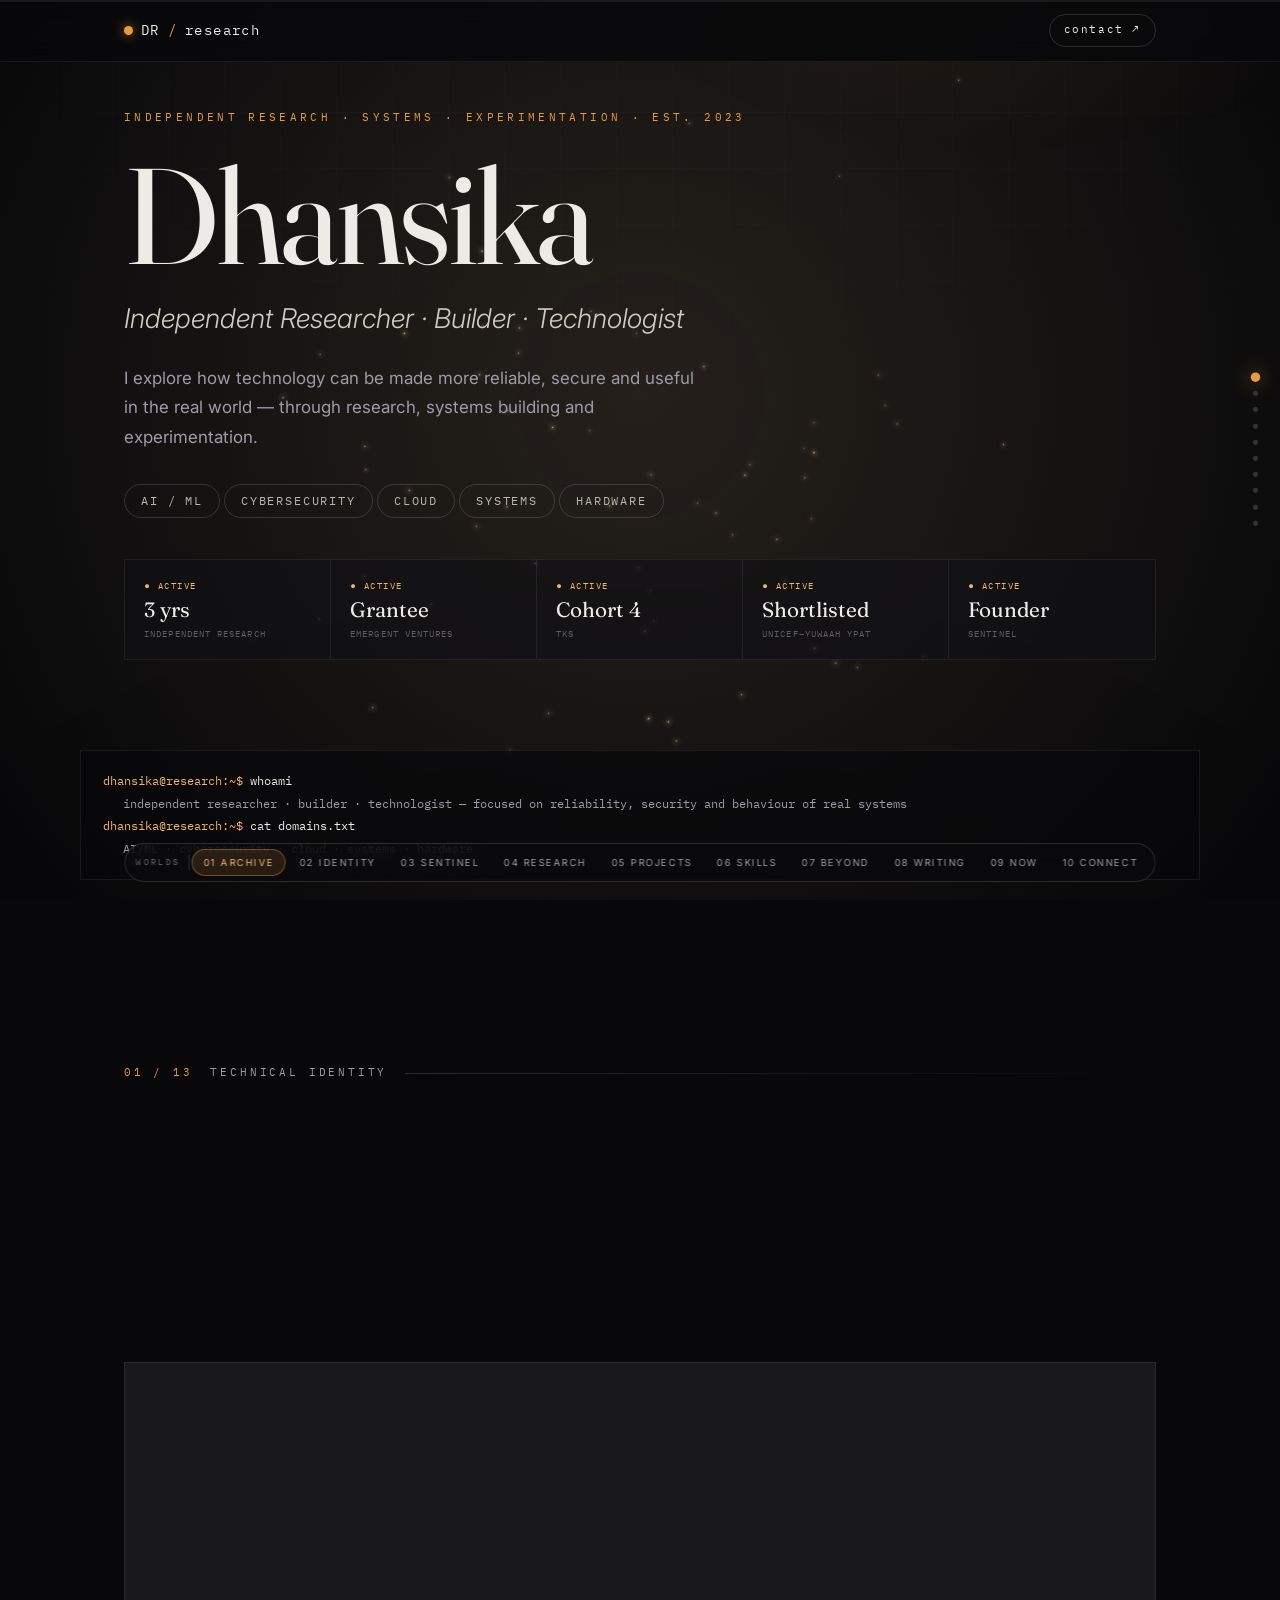
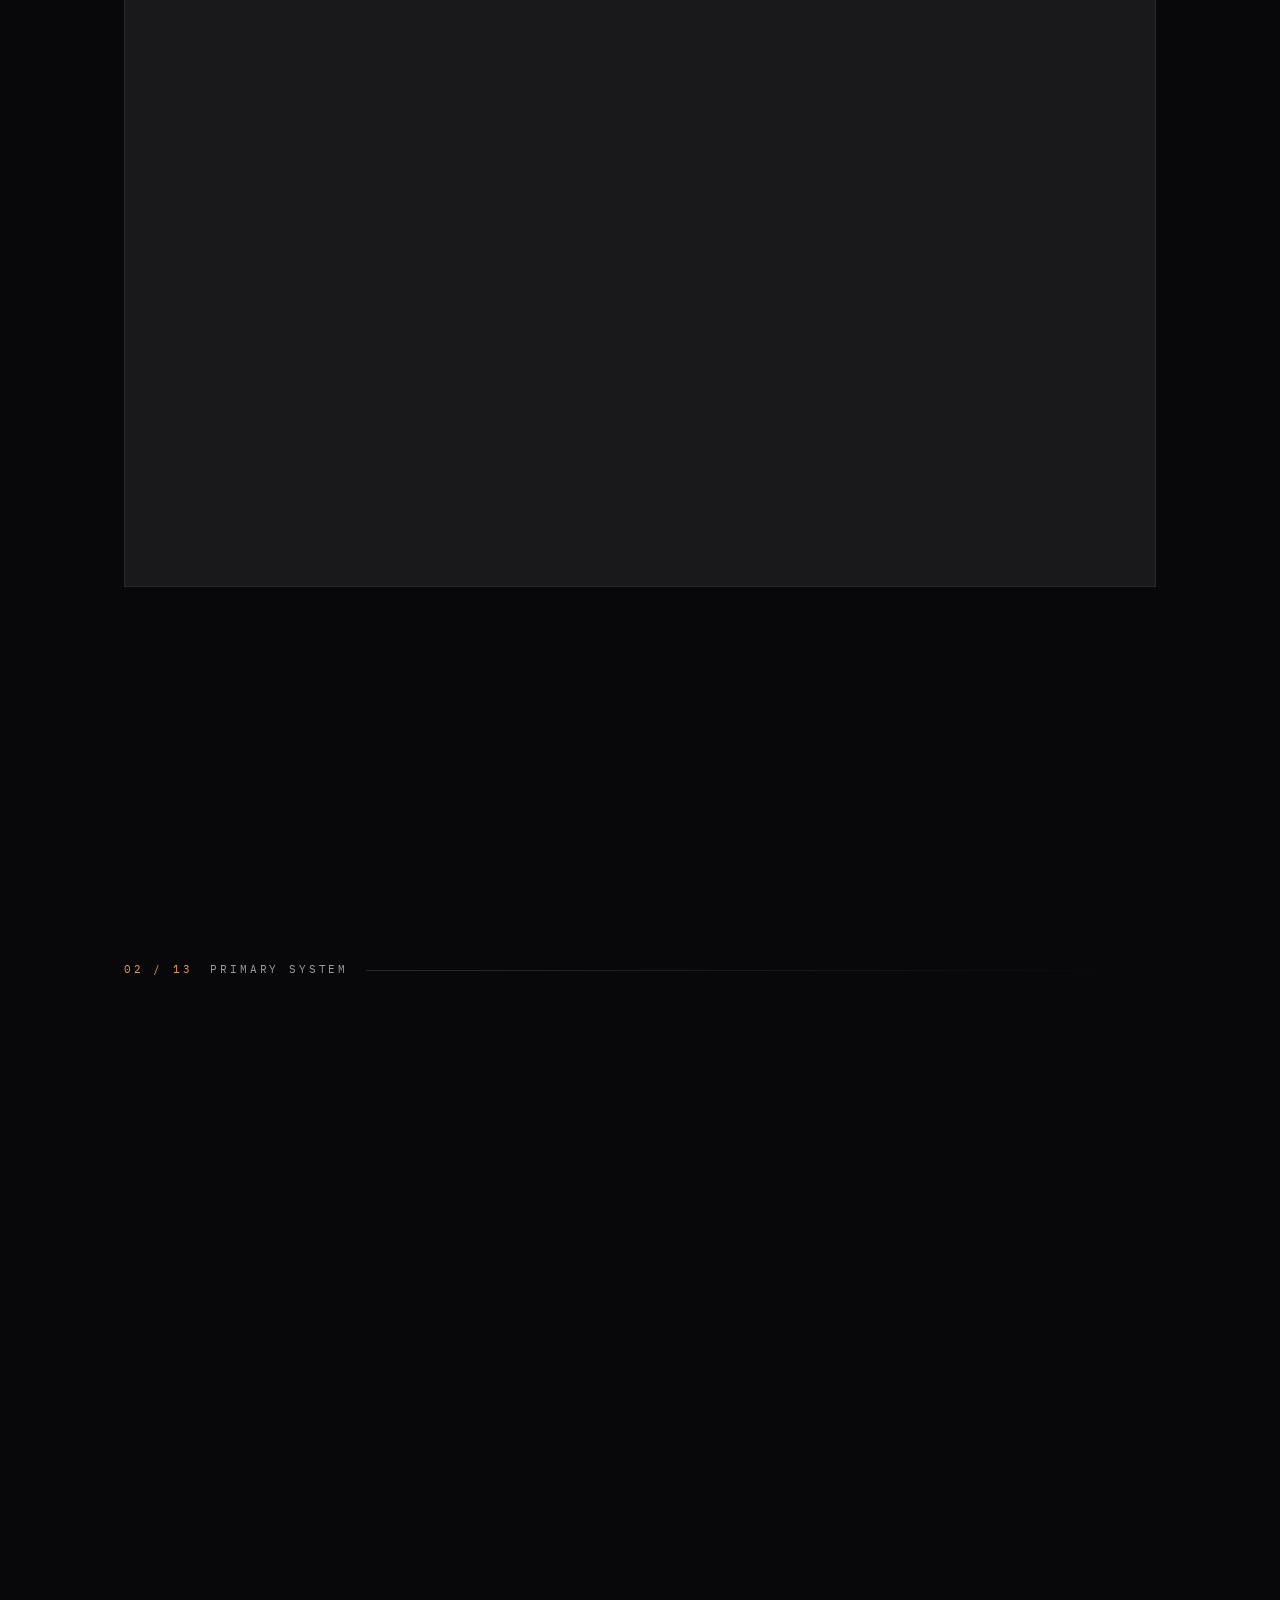
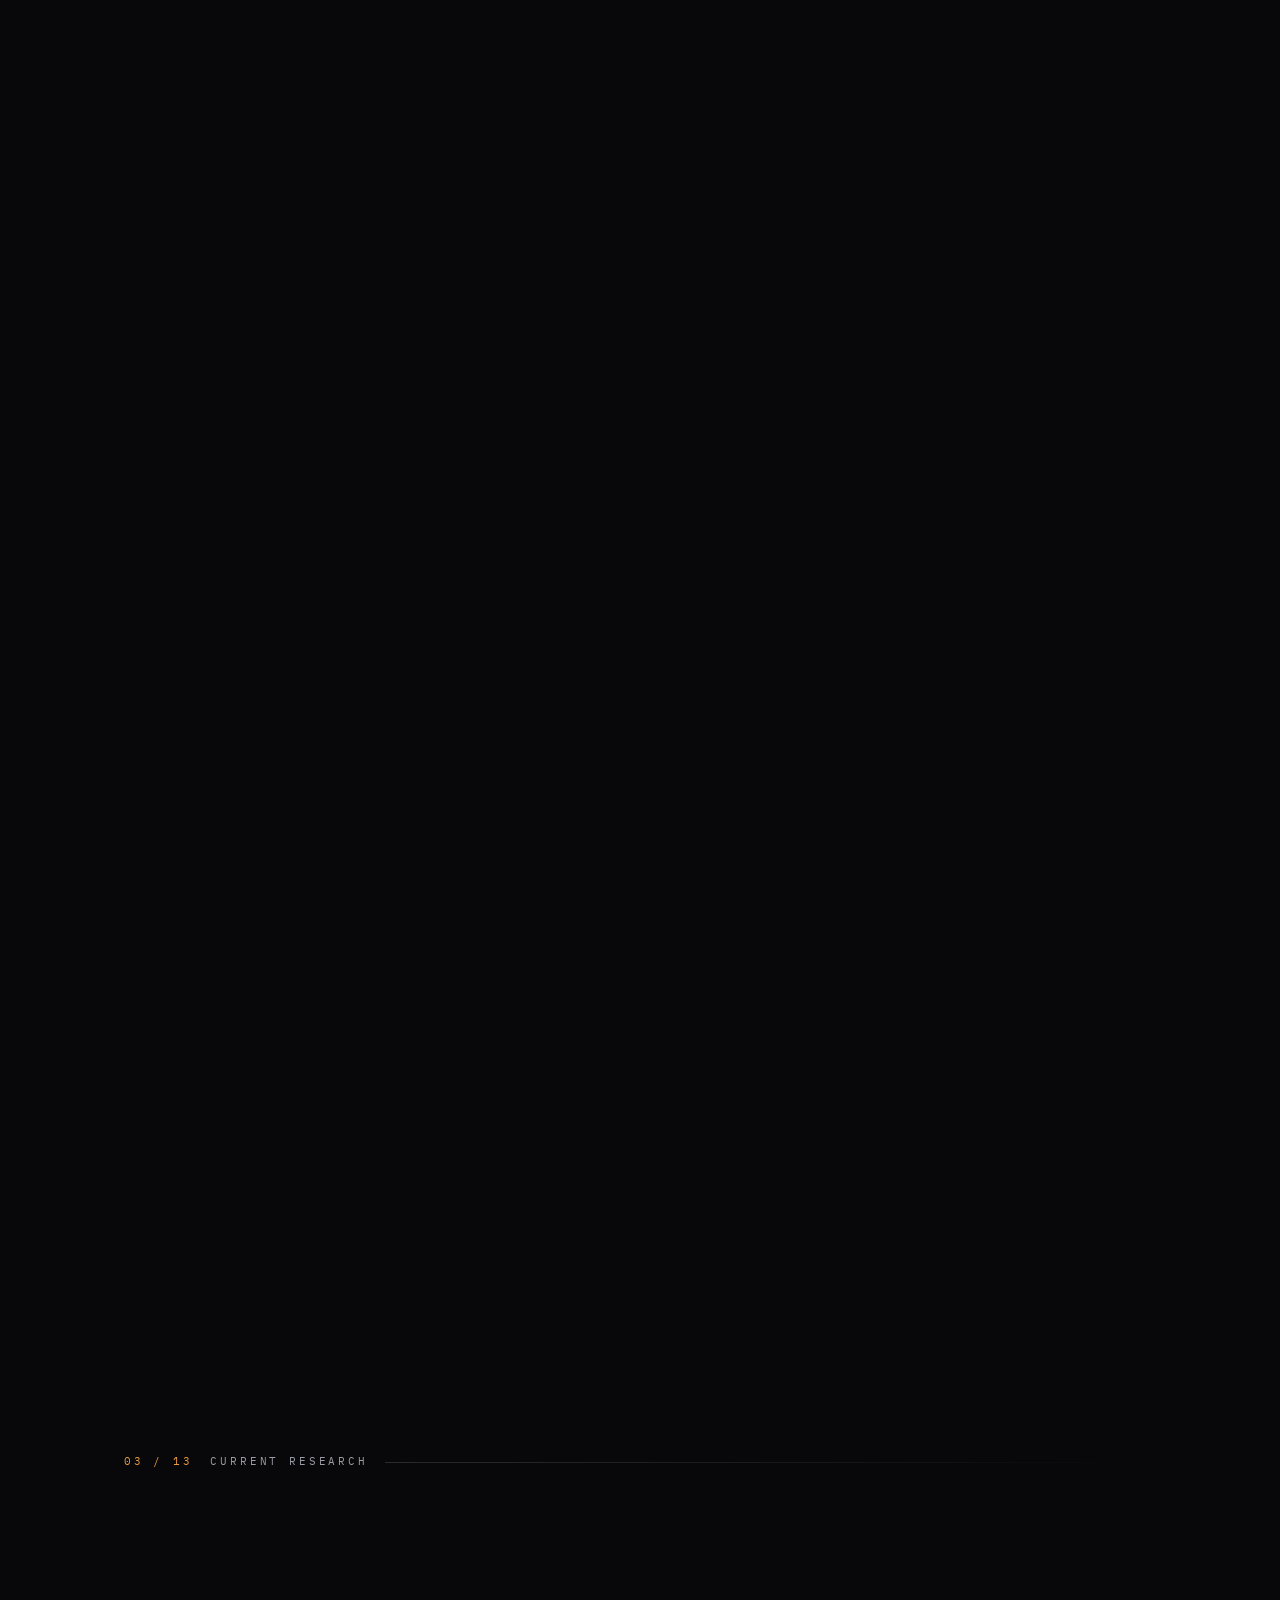
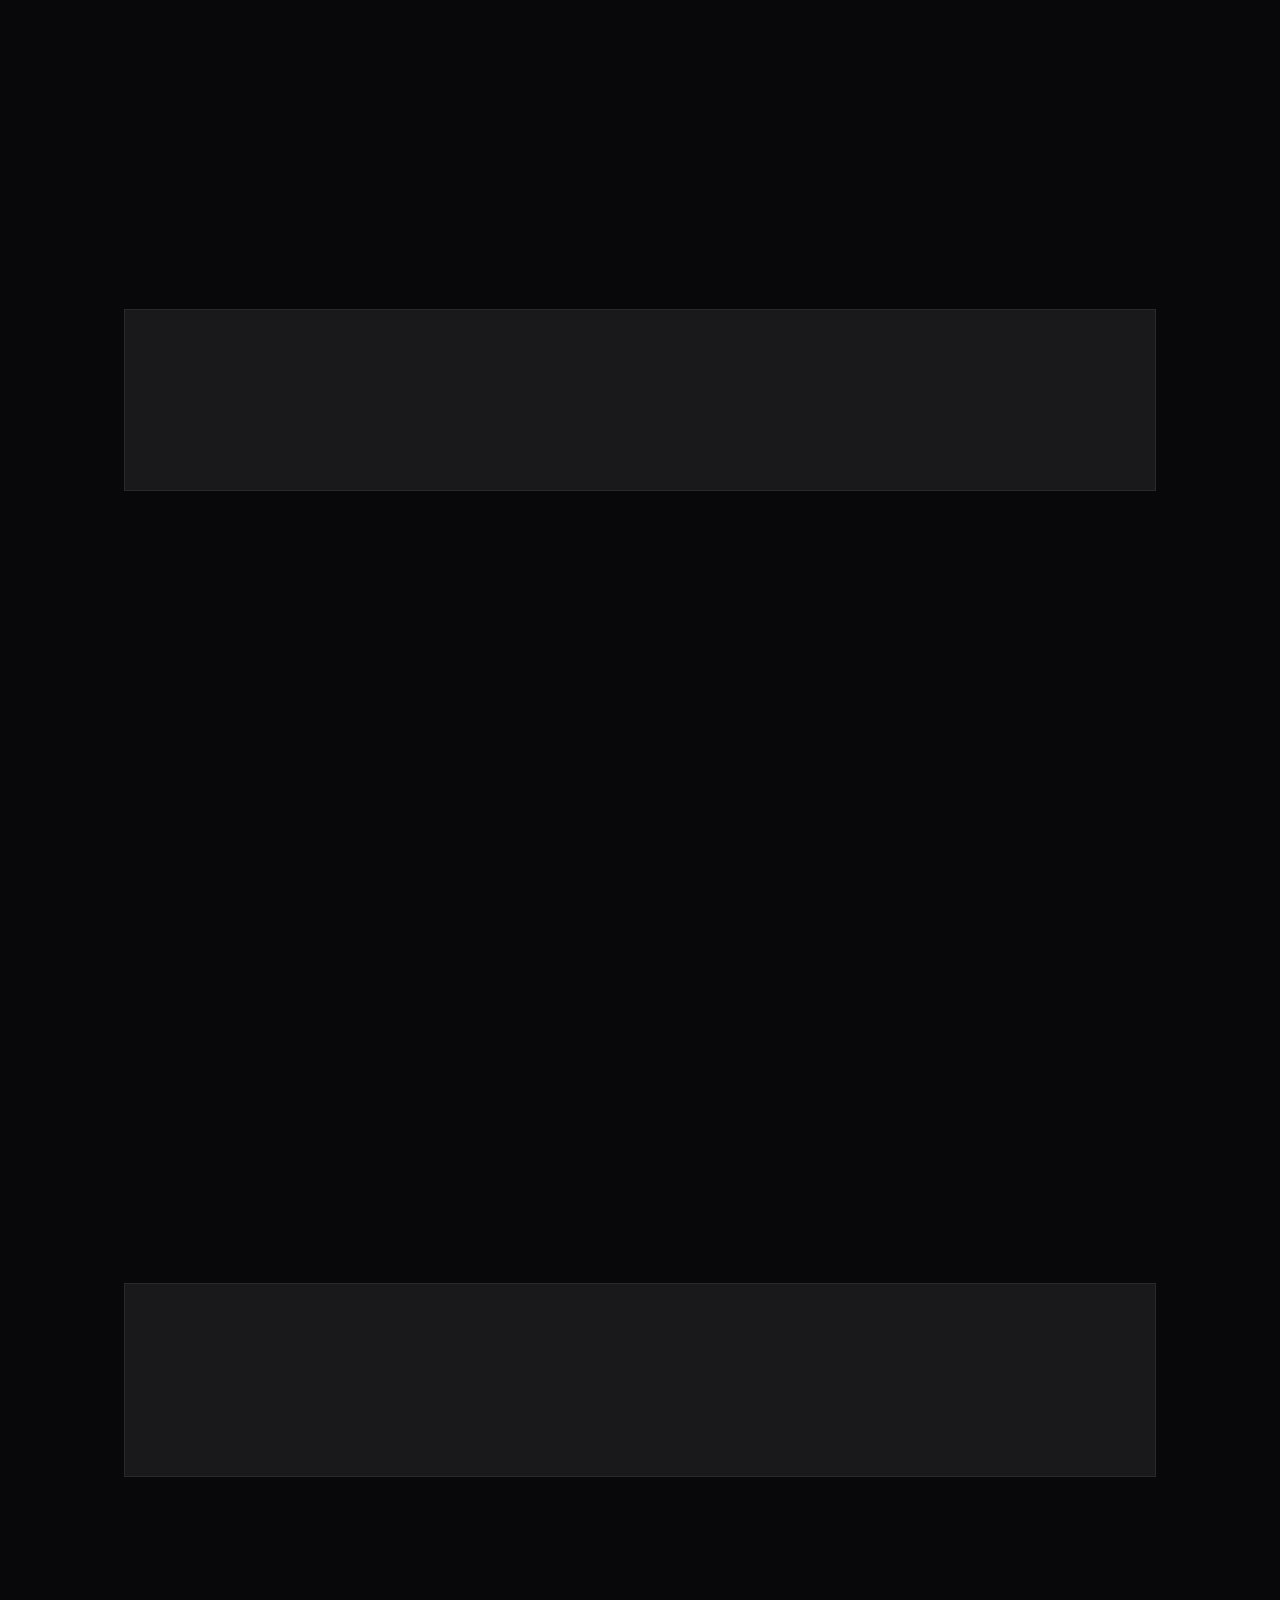
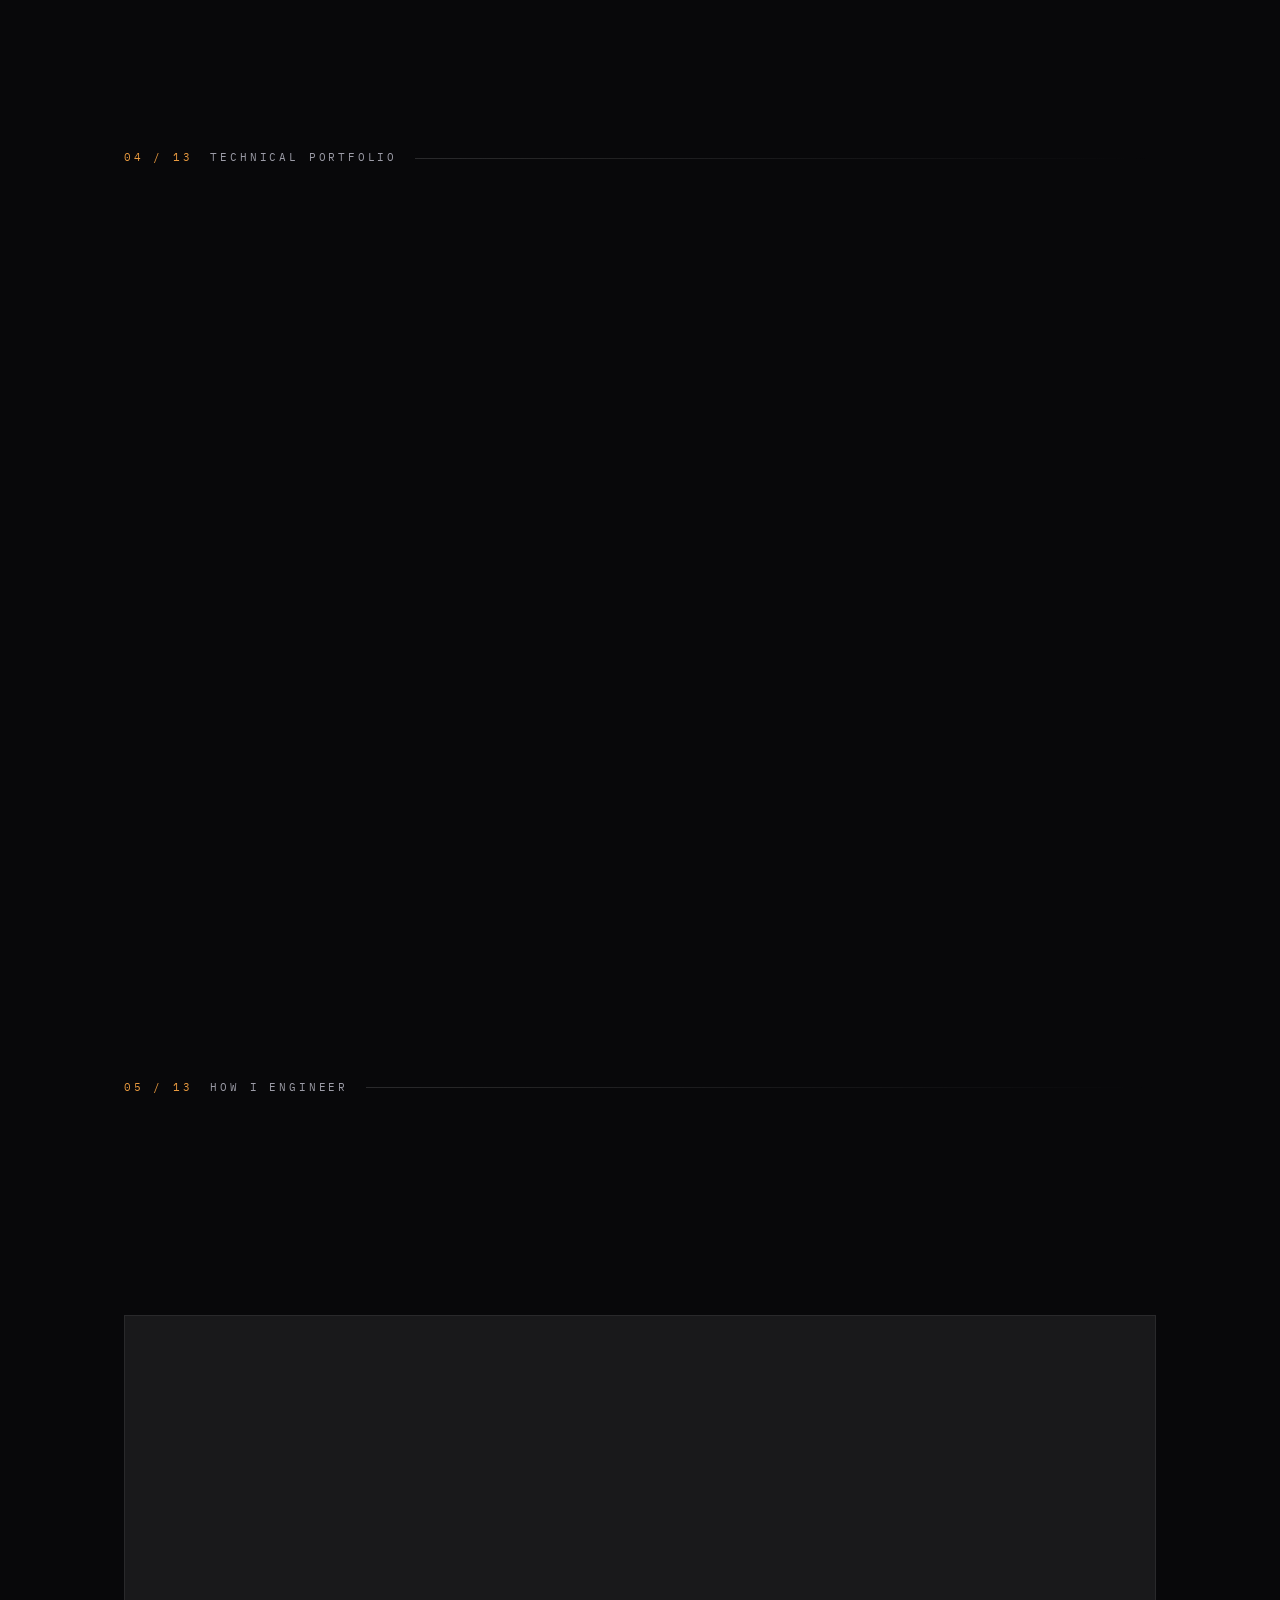
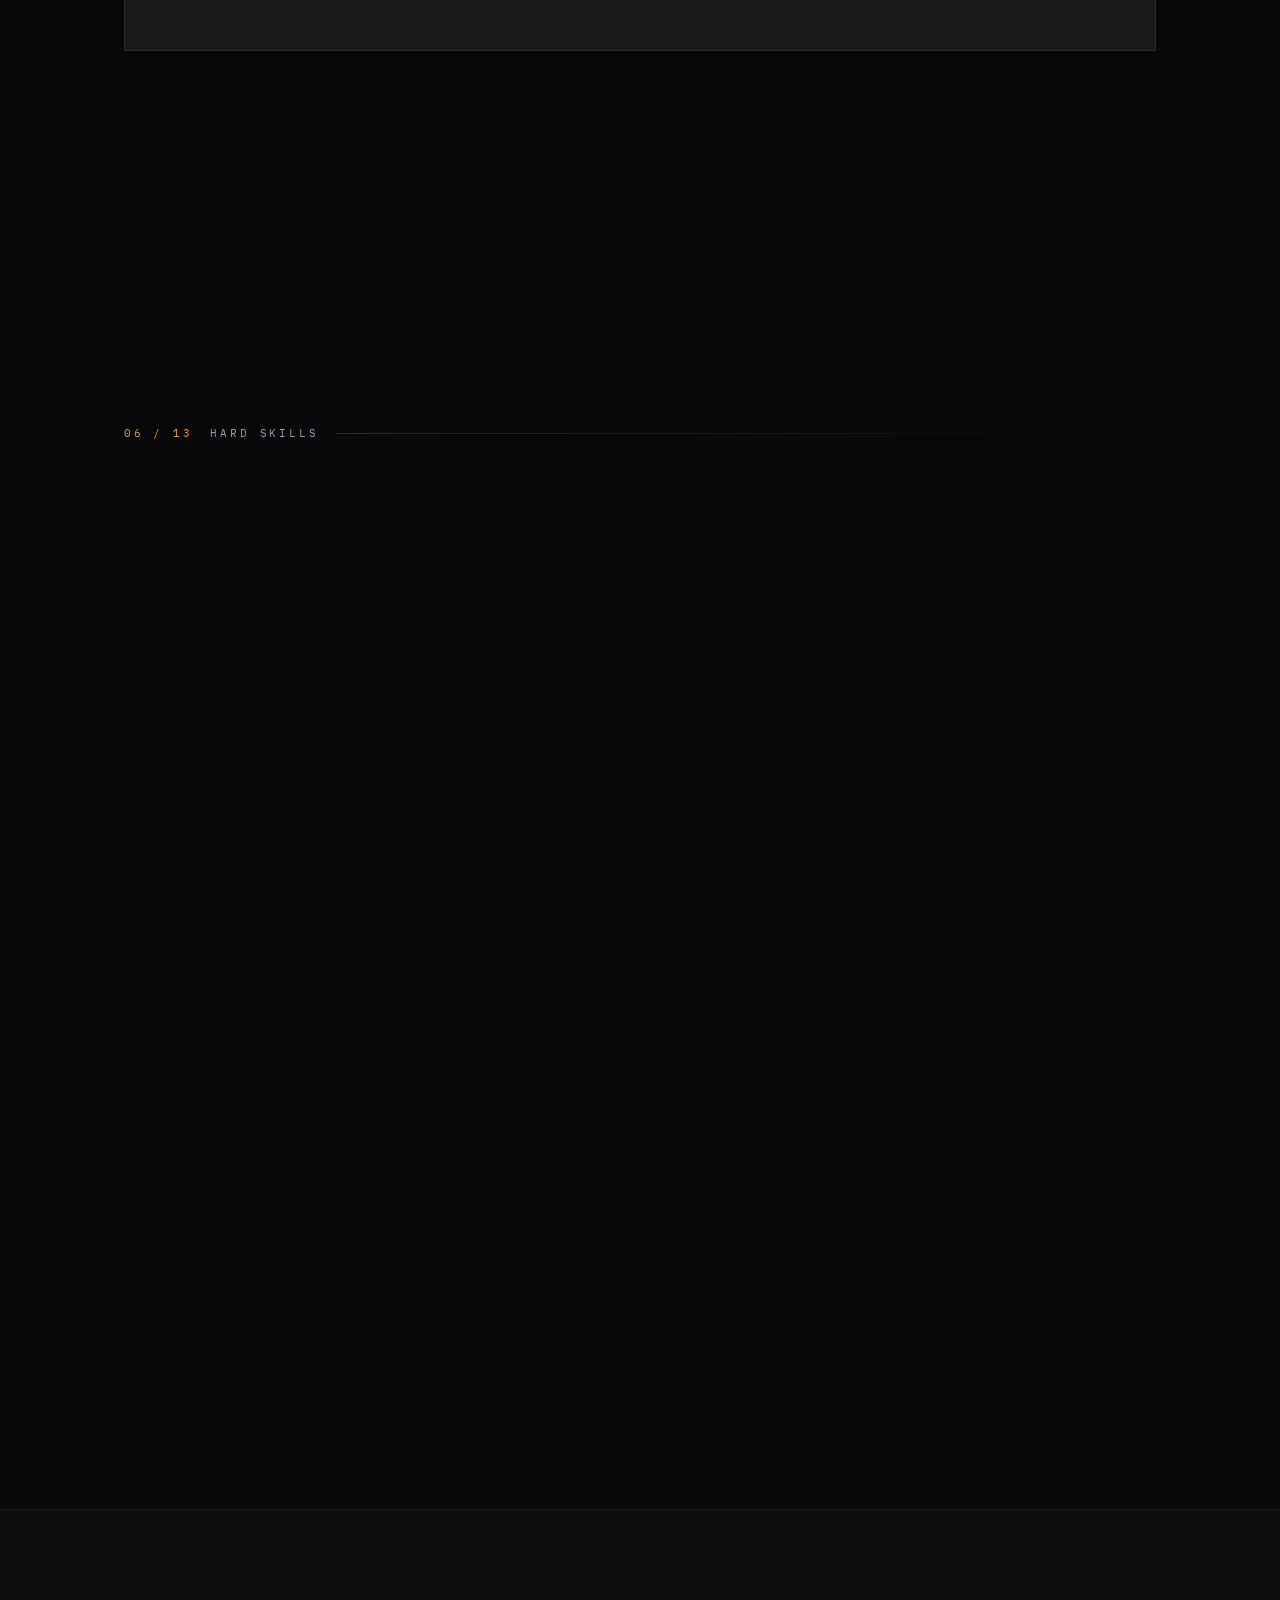
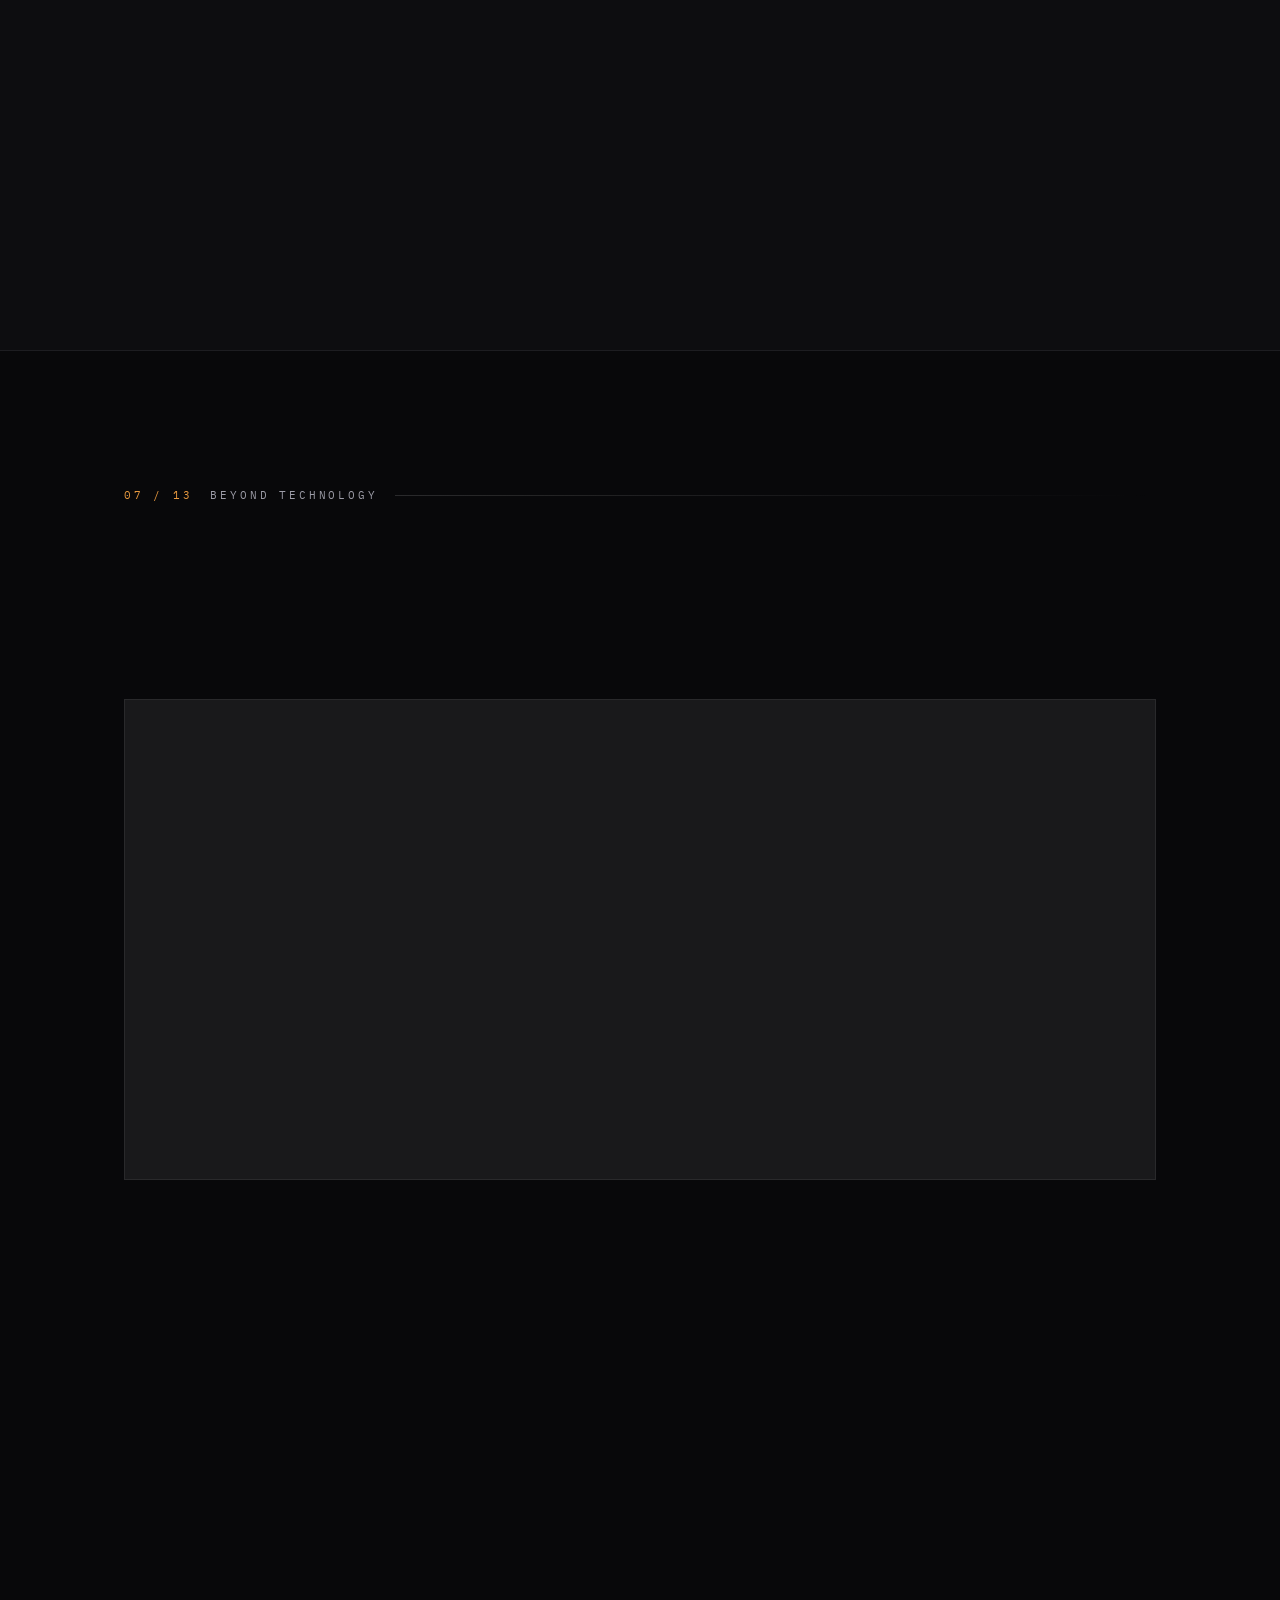
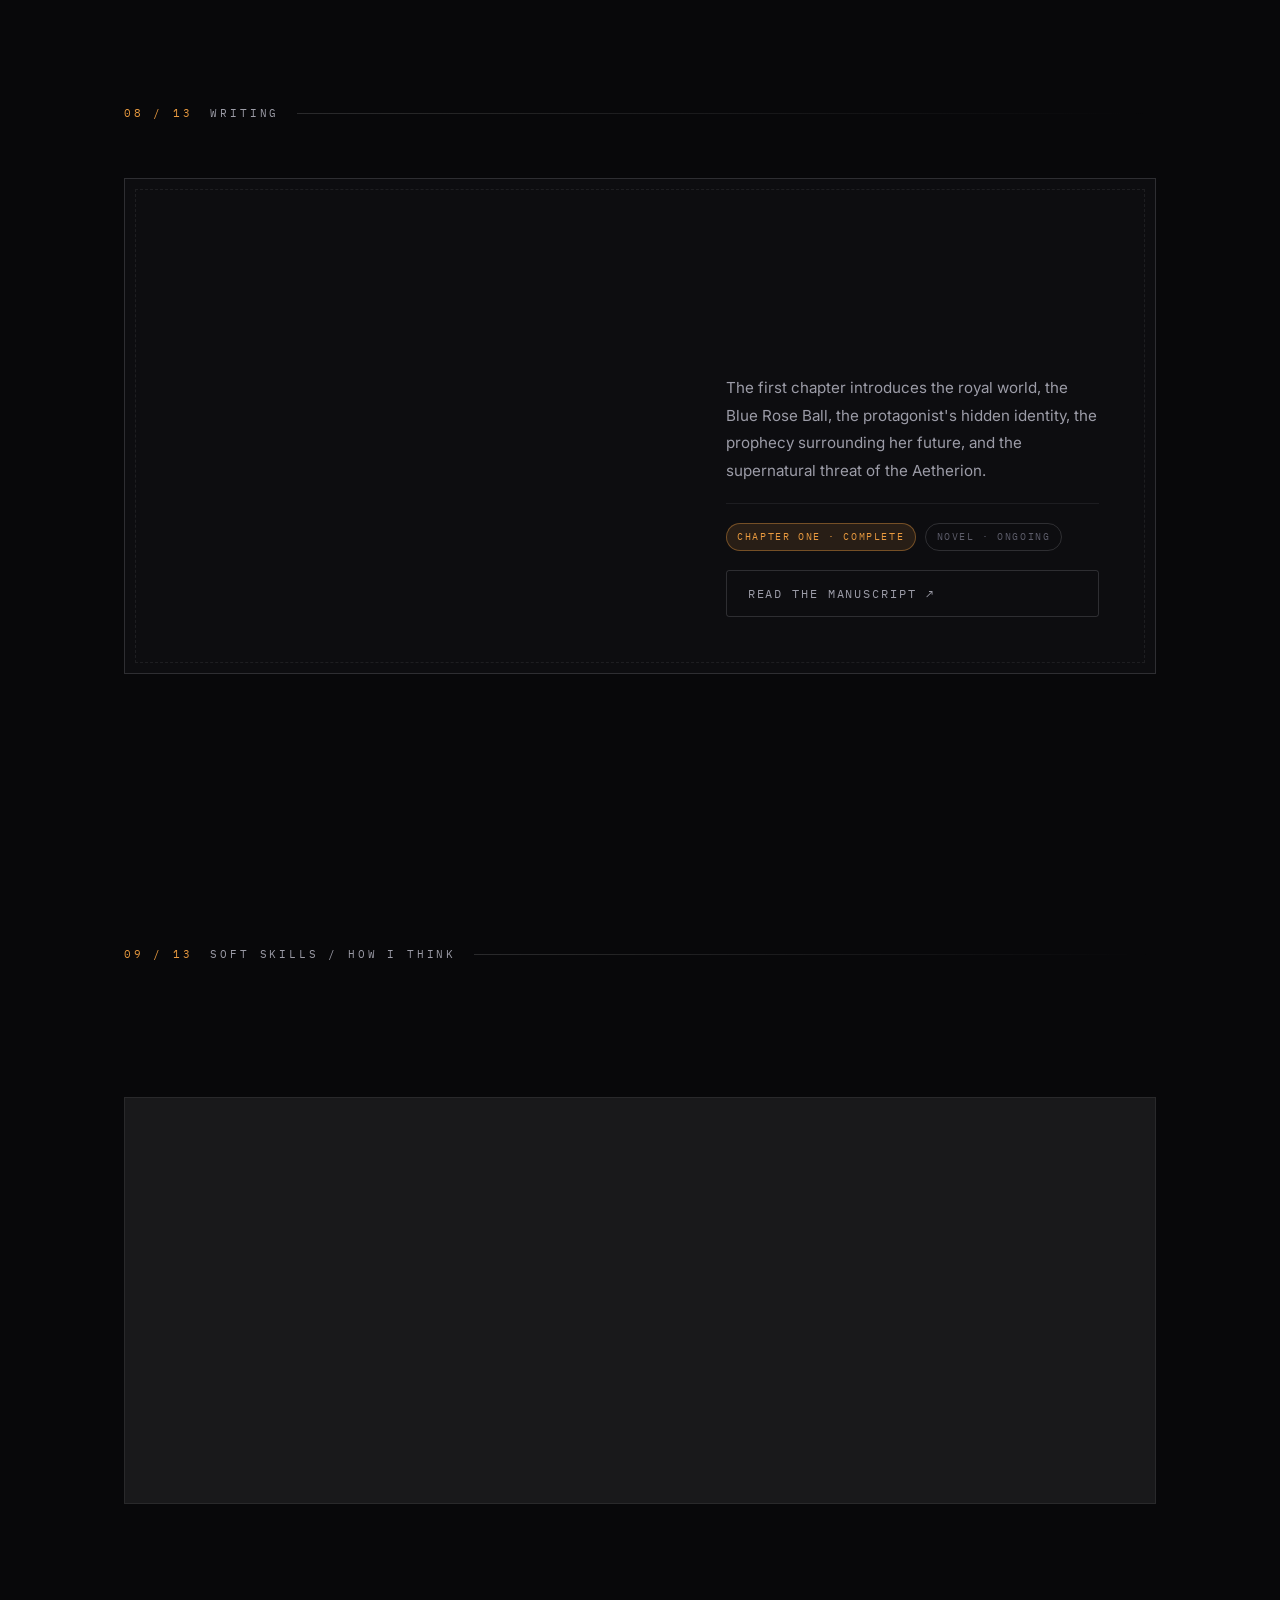
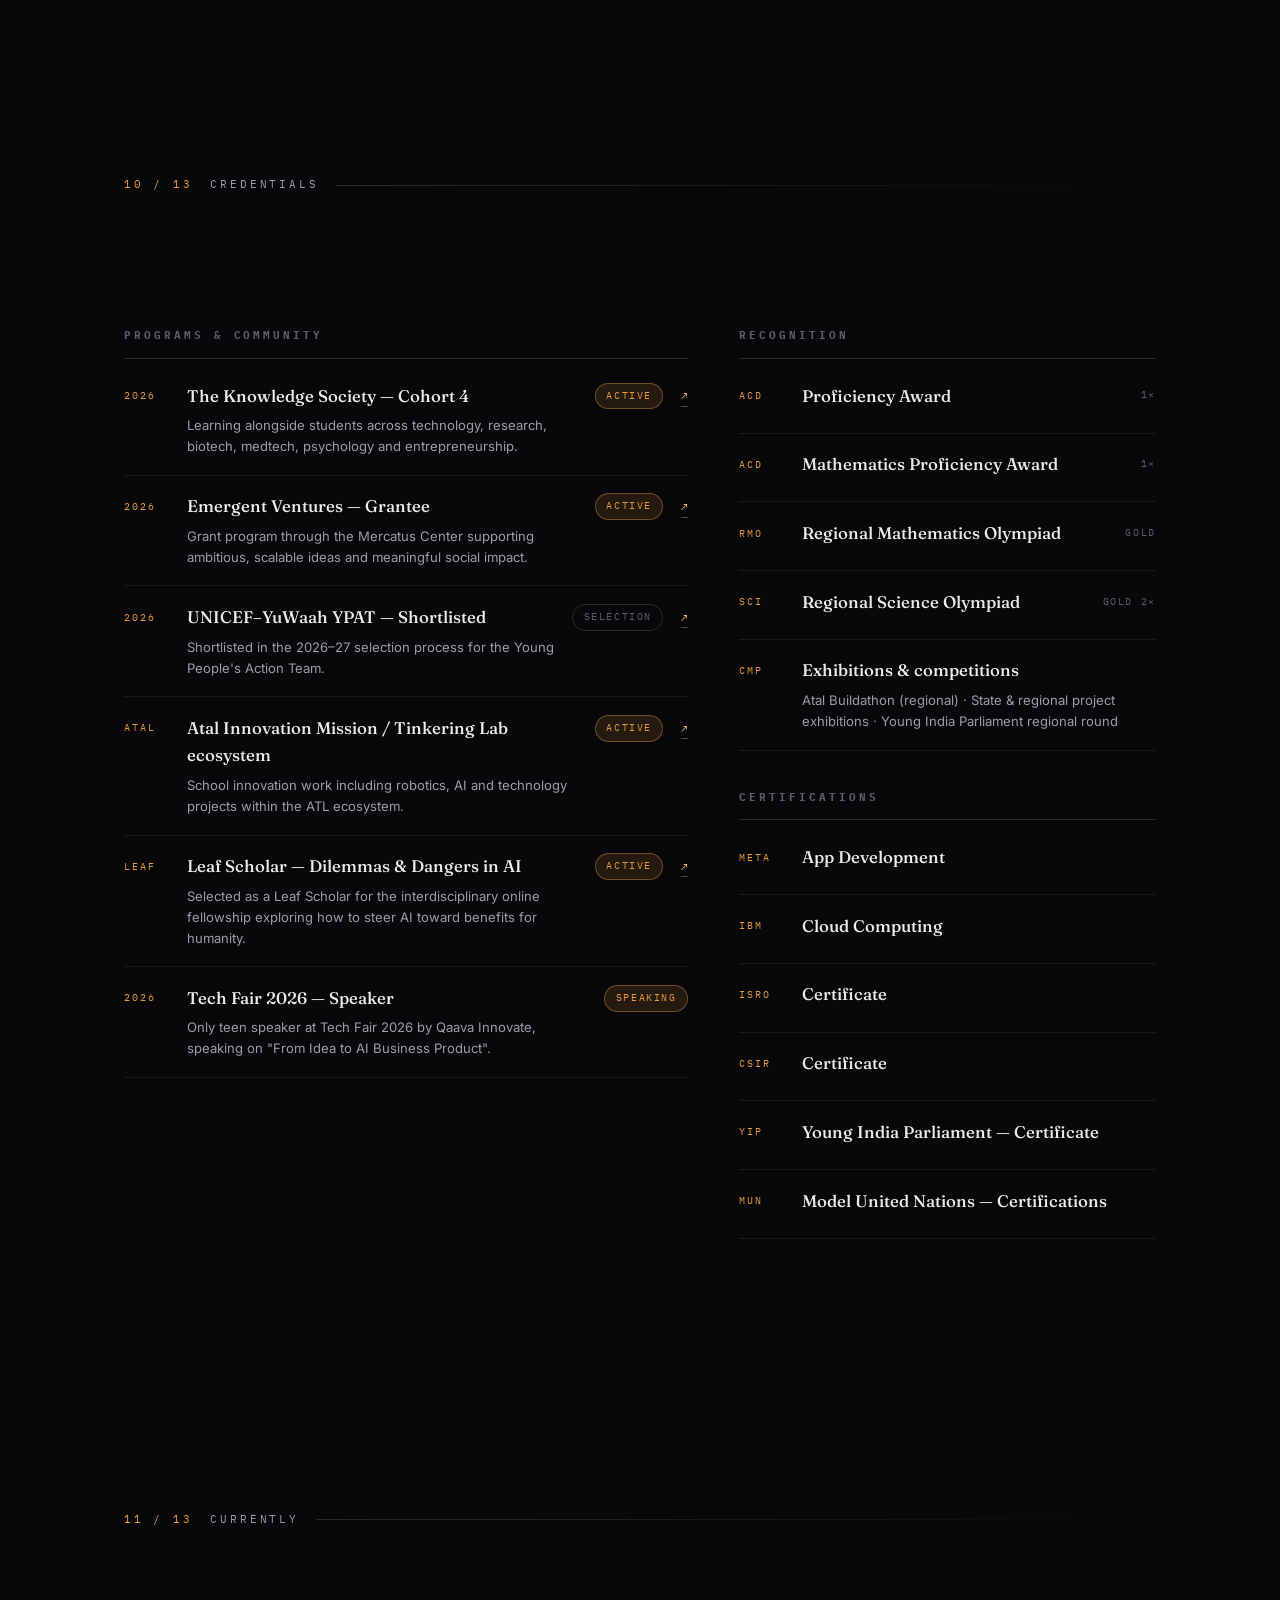
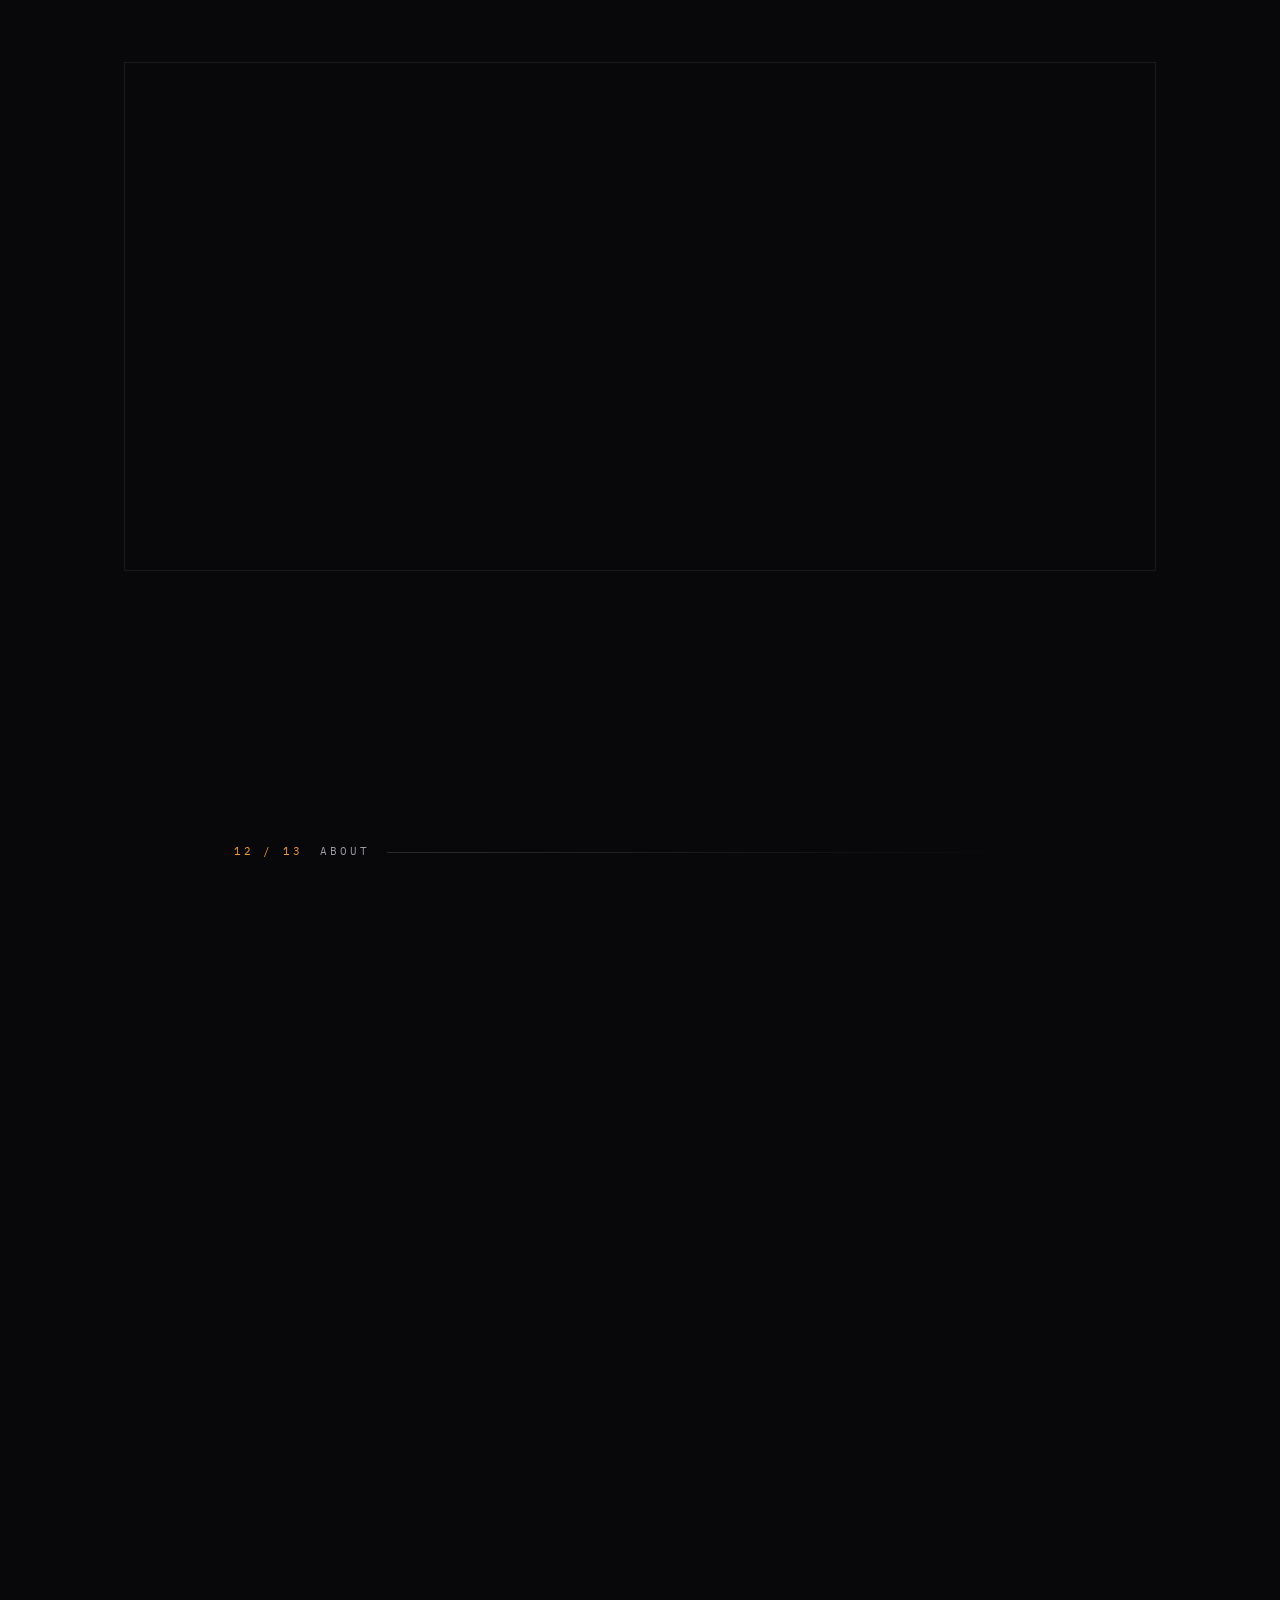
<file: index.html>
<!DOCTYPE html>
<html lang="en">
<head>
<noscript><style>#universe{display:none}</style></noscript>
<meta charset="UTF-8">
<meta name="viewport" content="width=device-width, initial-scale=1.0">
<title>Dhansika — Independent Researcher · Builder · Technologist</title>
<meta name="description" content="Dhansika — independent researcher and builder across AI/ML, cybersecurity, cloud, systems and hardware. Founder of Sentinel (AI clinical support integrating physiological signals). Research on machine-learning robustness under distribution shift. Emergent Ventures Grantee. TKS Cohort 4.">
<meta name="keywords" content="Dhansika, Dhansika portfolio, Sentinel AI, Sentinel mental health, Emergent Ventures Dhansika, TKS Dhansika, machine learning distribution shift, network security, physiological sensing, cybersecurity researcher">
<meta name="author" content="Dhansika">
<meta name="robots" content="index, follow">
<meta name="theme-color" content="#08080a">
<link rel="canonical" href="https://dhansika-portfolio.web.app/">

<!-- Open Graph -->
<meta property="og:type" content="website">
<meta property="og:url" content="https://dhansika-portfolio.web.app/">
<meta property="og:title" content="Dhansika — Independent Researcher · Builder · Technologist">
<meta property="og:description" content="Independent researcher and builder. Founder of Sentinel — an AI clinical-support platform integrating physiological signals. Emergent Ventures Grantee · TKS Cohort 4. Research on ML robustness under distribution shift.">
<meta property="og:site_name" content="Dhansika — Portfolio">

<!-- Twitter Card -->
<meta name="twitter:card" content="summary">
<meta name="twitter:title" content="Dhansika — Independent Researcher · Builder · Technologist">
<meta name="twitter:description" content="Independent researcher and builder. Founder of Sentinel. Emergent Ventures Grantee · TKS Cohort 4. Research on machine-learning robustness under distribution shift.">

<!-- Structured data (Person) -->
<script type="application/ld+json">
{
  "@context": "https://schema.org",
  "@type": "Person",
  "name": "Dhansika",
  "url": "https://dhansika-portfolio.web.app/",
  "email": "mailto:dhansika.r.cs@gmail.com",
  "sameAs": [
    "https://github.com/dhansikarcs-cs",
    "https://www.linkedin.com/in/dhansika-r-cs"
  ],
  "jobTitle": "Independent Researcher · Builder · Technologist",
  "description": "Independent researcher and builder across AI/ML, cybersecurity, cloud, systems and hardware. Founder of Sentinel. Emergent Ventures Grantee. Research on machine-learning robustness under distribution shift.",
  "knowsAbout": [
    "AI / Machine Learning",
    "Cybersecurity",
    "Cloud computing",
    "Systems engineering",
    "Hardware / embedded systems",
    "Physiological sensing",
    "Machine learning distribution shift",
    "Network security"
  ],
  "alumniOf": [
    { "@type": "Organization", "name": "The Knowledge Society (TKS)" },
    { "@type": "Organization", "name": "Atal Innovation Mission" }
  ],
  "affiliation": [
    { "@type": "Organization", "name": "Emergent Ventures", "url": "https://www.mercatus.org/emergent-ventures" },
    { "@type": "Organization", "name": "Leaf", "url": "https://leaf.courses/" }
  ],
  "worksFor": { "@type": "Organization", "name": "Sentinel" }
}
</script>
<link rel="preconnect" href="https://fonts.googleapis.com">
<link rel="preconnect" href="https://fonts.gstatic.com" crossorigin>
<link href="https://fonts.googleapis.com/css2?family=Fraunces:ital,opsz,wght@0,9..144,300;0,9..144,400;0,9..144,500;0,9..144,600;1,9..144,300;1,9..144,400&family=Inter:wght@400;500;600&family=IBM+Plex+Mono:wght@400;500;600&display=swap" rel="stylesheet">
<link rel="stylesheet" href="css/styles.css?v=16">
<link rel="icon" type="image/svg+xml" href="data:image/svg+xml,%3Csvg xmlns='http://www.w3.org/2000/svg' viewBox='0 0 32 32'%3E%3Ccircle cx='16' cy='16' r='9' fill='none' stroke='%23e99a3f' stroke-width='2'/%3E%3Ccircle cx='16' cy='16' r='3' fill='%23e99a3f'/%3E%3C/svg%3E">
</head>
<body>

<a class="skip-link" href="#main">Skip to content</a>

<div class="bg-grid" aria-hidden="true"></div>
<div class="bg-glow" aria-hidden="true"></div>
<canvas id="universe" aria-hidden="true"></canvas>

<div id="progress" aria-label="Worlds progress">
  <button class="pdot" type="button" data-jump="top" aria-label="Archive"></button>
  <button class="pdot" type="button" data-jump="identity" aria-label="Identity"></button>
  <button class="pdot" type="button" data-jump="sentinel" aria-label="Sentinel"></button>
  <button class="pdot" type="button" data-jump="research" aria-label="Research"></button>
  <button class="pdot" type="button" data-jump="projects" aria-label="Projects"></button>
  <button class="pdot" type="button" data-jump="skills" aria-label="Skills"></button>
  <button class="pdot" type="button" data-jump="beyond" aria-label="Beyond"></button>
  <button class="pdot" type="button" data-jump="writing" aria-label="Writing"></button>
  <button class="pdot" type="button" data-jump="now" aria-label="Currently"></button>
  <button class="pdot" type="button" data-jump="connect" aria-label="Connect"></button>
</div>

<div id="scroll-hint"><span class="mono">SCROLL TO EXPLORE</span></div>

<header class="nav">
  <div class="nav__inner shell">
    <a class="nav__mark mono" href="#top">
      <span class="nav__mark-dot" aria-hidden="true"></span>DR<span class="nav__mark-slash">/</span>research
    </a>
    <a class="nav__cta mono" href="#connect" data-kbd>contact ↗</a>
  </div>
  <div class="nav__line" aria-hidden="true"></div>
</header>

<div class="prog" aria-hidden="true"><span class="prog__bar"></span></div>

<main id="main">

  <!-- ============================================================== HERO -->
  <section class="hero" id="top" data-section="hero" data-universe="archive">
    <div class="shell hero__inner">
      <p class="kicker kicker--hero reveal">INDEPENDENT RESEARCH · SYSTEMS · EXPERIMENTATION · EST. 2023</p>
      <h1 class="hero__name serif reveal" data-d="0.05">Dhansika</h1>
      <p class="hero__role reveal" data-d="0.1">Independent Researcher · Builder · Technologist</p>
      <p class="hero__lede reveal" data-d="0.15">I explore how technology can be made more reliable, secure and useful in the real world — through research, systems building and experimentation.</p>

      <div class="chips chips--doms reveal" data-d="0.2">
        <span class="chip mono">AI / ML</span>
        <span class="chip mono">Cybersecurity</span>
        <span class="chip mono">Cloud</span>
        <span class="chip mono">Systems</span>
        <span class="chip mono">Hardware</span>
      </div>

      <div class="hero__strip reveal" data-d="0.25">
        <div class="hero__cell">
          <span class="st mono st--on">● ACTIVE</span>
          <strong class="serif">3 yrs</strong>
          <span class="hero__cell-lbl mono">INDEPENDENT RESEARCH</span>
        </div>
        <div class="hero__cell">
          <span class="st mono st--on">● ACTIVE</span>
          <strong class="serif">Grantee</strong>
          <span class="hero__cell-lbl mono">EMERGENT VENTURES</span>
        </div>
        <div class="hero__cell">
          <span class="st mono st--on">● ACTIVE</span>
          <strong class="serif">Cohort 4</strong>
          <span class="hero__cell-lbl mono">TKS</span>
        </div>
        <div class="hero__cell">
          <span class="st mono st--on">● ACTIVE</span>
          <strong class="serif">Shortlisted</strong>
          <span class="hero__cell-lbl mono">UNICEF–YUWAAH YPAT</span>
        </div>
        <div class="hero__cell">
          <span class="st mono st--on">● ACTIVE</span>
          <strong class="serif">Founder</strong>
          <span class="hero__cell-lbl mono">SENTINEL</span>
        </div>
      </div>
    </div>

    <div class="hero__console shell" aria-hidden="true">
      <div class="hero__console-row mono">
        <span>dhansika@research:~$</span>
        <span class="hero__console-cmd">whoami</span>
      </div>
      <div class="hero__console-out mono">independent researcher · builder · technologist — focused on reliability, security and behaviour of real systems</div>
      <div class="hero__console-row mono">
        <span>dhansika@research:~$</span>
        <span class="hero__console-cmd">cat domains.txt</span>
      </div>
      <div class="hero__console-out mono">AI/ML · cybersecurity · cloud · systems · hardware</div>
    </div>
  </section>

  <!-- ============================================ 01 · TECHNICAL IDENTITY -->
  <section class="section" id="identity" data-section="identity" data-universe="identity">
    <div class="shell">
      <div class="shead">
        <span class="shead__idx mono">01 / 13</span>
        <span class="shead__label mono">TECHNICAL IDENTITY</span>
        <span class="shead__line" aria-hidden="true"></span>
      </div>

      <h2 class="statement serif reveal">Researching systems. Building technology. <em>Testing ideas.</em></h2>
      <p class="statement-sub reveal">Six technical disciplines I work inside — treated as fields of practice, not bars on a chart.</p>

      <div class="pannels">
        <article class="pannel reveal">
          <header class="pannel__head">
            <span class="pannel__idx mono">01</span>
            <span class="pannel__tag mono">CORE FIELD</span>
          </header>
          <h3 class="pannel__name serif">Artificial Intelligence &amp; Machine Learning</h3>
          <p class="pannel__desc">Model evaluation, applied AI, experimental design and data analysis — studied through projects and independent research, not course completion.</p>
          <div class="tagrow mono">
            <span>Model evaluation</span><span>Applied AI</span><span>Experimental design</span><span>Data analysis</span>
          </div>
        </article>
        <article class="pannel reveal">
          <header class="pannel__head">
            <span class="pannel__idx mono">02</span>
            <span class="pannel__tag mono">CORE FIELD</span>
          </header>
          <h3 class="pannel__name serif">Cybersecurity</h3>
          <p class="pannel__desc">Network security, intrusion detection, threat-oriented thinking and security testing — including how intelligent systems behave when deployment conditions differ.</p>
          <div class="tagrow mono">
            <span>Network security</span><span>Intrusion detection</span><span>Security testing</span><span>Threat thinking</span>
          </div>
        </article>
        <article class="pannel reveal">
          <header class="pannel__head">
            <span class="pannel__idx mono">03</span>
            <span class="pannel__tag mono">PLATFORM</span>
          </header>
          <h3 class="pannel__name serif">Cloud Computing</h3>
          <p class="pannel__desc">Cloud fundamentals, distributed-systems concepts, cloud architecture and cloud security — explored practically and at the intersection with deployed systems.</p>
          <div class="tagrow mono">
            <span>Cloud fundamentals</span><span>Distributed systems</span><span>Cloud security</span><span>Deployment concepts</span>
          </div>
        </article>
        <article class="pannel reveal">
          <header class="pannel__head">
            <span class="pannel__idx mono">04</span>
            <span class="pannel__tag mono">CORE FIELD</span>
          </header>
          <h3 class="pannel__name serif">Systems &amp; Software Engineering</h3>
          <p class="pannel__desc">Architecture, workflows, integration, testing and deployment — designing systems as structured wholes rather than as isolated features.</p>
          <div class="tagrow mono">
            <span>Architecture</span><span>Workflows</span><span>Integration</span><span>Testing</span><span>Deployment</span>
          </div>
        </article>
        <article class="pannel reveal">
          <header class="pannel__head">
            <span class="pannel__idx mono">05</span>
            <span class="pannel__tag mono">HARDWARE</span>
          </header>
          <h3 class="pannel__name serif">Hardware &amp; Embedded Systems</h3>
          <p class="pannel__desc">Physiological sensing, RFID, sensors and hardware/software integration — bringing software and physical systems together.</p>
          <div class="tagrow mono">
            <span>Physiological sensing</span><span>RFID</span><span>Sensors</span><span>HW/SW integration</span>
          </div>
        </article>
        <article class="pannel reveal">
          <header class="pannel__head">
            <span class="pannel__idx mono">06</span>
            <span class="pannel__tag mono">METHOD</span>
          </header>
          <h3 class="pannel__name serif">Research &amp; Experimentation</h3>
          <p class="pannel__desc">Literature review, methodology, controlled evaluation and reproducibility — treating research as the discipline that holds the engineering together.</p>
          <div class="tagrow mono">
            <span>Literature review</span><span>Methodology</span><span>Controlled evaluation</span><span>Reproducibility</span>
          </div>
        </article>
      </div>

      <div class="processline mono reveal" aria-hidden="true">
        <span>QUESTION</span><i>→</i><span>RESEARCH</span><i>→</i><span>THINK</span><i>→</i><span>DESIGN</span><i>→</i><span>BUILD</span><i>→</i><span>TEST</span><i>→</i><span>REFLECT</span><i>→</i><span>COMMUNICATE</span>
      </div>
    </div>
  </section>

  <!-- ============================================================== SENTINEL -->
  <section class="section sentinel" id="sentinel" data-section="sentinel" data-universe="sentinel">
    <div class="shell">
      <div class="shead">
        <span class="shead__idx mono">02 / 13</span>
        <span class="shead__label mono">PRIMARY SYSTEM</span>
        <span class="shead__line" aria-hidden="true"></span>
      </div>

      <h2 class="statement serif reveal">Sentinel <em>— a clinical-support system, not just an AI app.</em></h2>
      <p class="statement-sub reveal">Founder · System Architect · Product Design · Development · Testing · Security · Hardware Integration</p>

      <p class="blurb reveal">Sentinel is an AI-powered mental-health technology platform combining software-based analysis and workflows with physiological signals — journal and emotional analysis, clinician-oriented triage and risk signals, structured workflows, explainable analysis, privacy-conscious data handling, security considerations, and a developing hardware layer for physiological sensing.</p>

      <div class="dl reveal">
        <div><span class="dl__k mono">GOAL</span><span class="dl__v">Not to replace mental-health professionals — to explore how technology can support better-informed human decision-making.</span></div>
        <div><span class="dl__k mono">REPOSITORY</span><span class="dl__v"><a class="link" href="https://github.com/dhansikarcs-cs/sentinel-mental-health" target="_blank" rel="noopener noreferrer">sentinel-mental-health ↗</a></span></div>
      </div>

      <div class="arch reveal">
        <h3 class="arch__title mono">system architecture</h3>
        <div class="arch__grid">
          <div class="arch__node">
            <span class="arch__node-k mono">INPUT</span>
            <span class="arch__node-v">Journal + emotional signal</span>
          </div>
          <div class="arch__flow" aria-hidden="true">↓</div>
          <div class="arch__node">
            <span class="arch__node-k mono">PROCESSING</span>
            <span class="arch__node-v">Software-based analysis layer</span>
          </div>
          <div class="arch__split" aria-hidden="true"><span>↘</span><span>↙</span></div>
          <div class="arch__row2">
            <div class="arch__node">
              <span class="arch__node-k mono">ANALYSIS</span>
              <span class="arch__node-v">Clinician triage · risk signals · explainable</span>
            </div>
            <div class="arch__node">
              <span class="arch__node-k mono">SIGNALS</span>
              <span class="arch__node-v">Physiological sensing · hardware layer</span>
            </div>
          </div>
          <div class="arch__flow" aria-hidden="true">↓</div>
          <div class="arch__node">
            <span class="arch__node-k mono">CLINICAL WORKFLOW</span>
            <span class="arch__node-v">Structured support for professionals</span>
          </div>
          <div class="arch__flow" aria-hidden="true">↓</div>
          <div class="arch__node arch__node--sec">
            <span class="arch__node-k mono">SECURITY</span>
            <span class="arch__node-v">Privacy-conscious handling · security testing</span>
          </div>
        </div>
      </div>

      <div class="duo reveal">
        <div class="console">
          <div class="console__bar">
            <span class="console__dots" aria-hidden="true"><i></i><i></i><i></i></span>
            <span class="console__title mono">sentinel — system init</span>
            <span class="console__tag mono">v1</span>
          </div>
          <div class="console__body boot">
            <div class="boot__line"><span class="mono">INPUT</span><span class="boot__dots" aria-hidden="true"></span><span class="chip chip--ok mono">READY</span></div>
            <div class="boot__line"><span class="mono">ANALYSIS</span><span class="boot__dots" aria-hidden="true"></span><span class="chip chip--ok mono">READY</span></div>
            <div class="boot__line"><span class="mono">WORKFLOW</span><span class="boot__dots" aria-hidden="true"></span><span class="chip chip--ok mono">READY</span></div>
            <div class="boot__line"><span class="mono">PHYSIOLOGICAL SIGNALS</span><span class="boot__dots" aria-hidden="true"></span><span class="chip chip--ok mono">CONNECTED</span></div>
            <div class="boot__line"><span class="mono">SECURITY</span><span class="boot__dots" aria-hidden="true"></span><span class="chip chip--ok mono">VERIFIED</span></div>
            <div class="boot__line boot__line--end"><span class="mono">STATUS</span><span class="boot__dots" aria-hidden="true"></span><span class="chip chip--dim mono">IN DEVELOPMENT</span></div>
          </div>
        </div>

        <div class="evid">
          <h3 class="evid__title mono">development evidence</h3>
          <ul class="evid__list">
            <li class="evid__row"><span class="evid__name mono">MVP</span><span class="evid__note">Core workflow complete and functional</span><span class="chip chip--ok mono">DONE</span></li>
            <li class="evid__row"><span class="evid__name mono">WORKFLOW</span><span class="evid__note">Structured across the analysis path</span><span class="chip chip--ok mono">TESTED</span></li>
            <li class="evid__row"><span class="evid__name mono">TESTING</span><span class="evid__note">Exercised through simulated scenarios</span><span class="chip chip--ok mono">DONE</span></li>
            <li class="evid__row"><span class="evid__name mono">SECURITY</span><span class="evid__note">Security testing conducted on the build</span><span class="chip chip--ok mono">DONE</span></li>
            <li class="evid__row"><span class="evid__name mono">VALIDATION</span><span class="evid__note">External feedback from psychology &amp; medicine</span><span class="chip chip--ok mono">RECEIVED</span></li>
            <li class="evid__row"><span class="evid__name mono">SENSING</span><span class="evid__note">Hardware layer under active development</span><span class="chip chip--dim mono">IN PROGRESS</span></li>
          </ul>
        </div>
      </div>
    </div>
  </section>

  <!-- ============================================================== RESEARCH -->
  <section class="section research" id="research" data-section="research" data-universe="research">
    <div class="shell">
      <div class="shead">
        <span class="shead__idx mono">03 / 13</span>
        <span class="shead__label mono">CURRENT RESEARCH</span>
        <span class="shead__line" aria-hidden="true"></span>
      </div>

      <p class="rk mono reveal">RESEARCH QUESTION</p>
      <h2 class="statement stmt--q serif reveal">What happens when intrusion-detection models encounter data that differs from what they were <em>trained on?</em></h2>
      <p class="blurb reveal">Using <strong>CICIDS2017</strong>, four models are evaluated across conventional evaluation and multiple distribution-shift scenarios. The paper is currently being completed.</p>

      <div class="tagrow tagrow--models mono reveal">
        <span>LOGISTIC REGRESSION</span><span>RANDOM FOREST</span><span>XGBOOST</span><span>MULTI-LAYER PERCEPTRON</span>
      </div>

      <div class="conds">
        <article class="cond reveal">
          <span class="cond__idx mono">A</span>
          <h4 class="cond__name serif">Conventional random split</h4>
          <p class="cond__desc">Baseline evaluation under a standard random train/test partition — the setting benchmark performance is normally reported in.</p>
          <span class="cond__state mono">BASELINE</span>
        </article>
        <article class="cond reveal">
          <span class="cond__idx mono">B</span>
          <h4 class="cond__name serif">Session / attack-family shift</h4>
          <p class="cond__desc">Training and test data drawn from different sessions and attack families — closer to real deployment.</p>
          <span class="cond__state mono">DISTRIBUTION SHIFT</span>
        </article>
        <article class="cond reveal">
          <span class="cond__idx mono">C</span>
          <h4 class="cond__name serif">Attack-family leave-one-out</h4>
          <p class="cond__desc">Each attack family withheld in turn during training, then used for evaluation — a test of generalization to unseen attacks.</p>
          <span class="cond__state mono">GENERALIZATION</span>
        </article>
        <article class="cond reveal">
          <span class="cond__idx mono">D</span>
          <h4 class="cond__name serif">Synthetic feature perturbation</h4>
          <p class="cond__desc">Controlled perturbation of synthetic features to probe resilience to feature-level distributional drift.</p>
          <span class="cond__state mono">PERTURBATION</span>
        </article>
      </div>

      <div class="fig reveal">
        <div class="fig__bar">
          <span class="fig__axis mono">BENCHMARK</span>
          <span class="fig__axis fig__axis--mid mono">RELATIVE PERFORMANCE →</span>
          <span class="fig__axis mono">DEGRADED</span>
        </div>
        <div class="fig__cols">
          <div class="fig__col">
            <div class="fig__name mono">LR</div>
            <div class="fig__note mono">LOGISTIC REGRESSION</div>
            <div class="fig__bars">
              <div class="fig__bar-row"><span class="fig__bar-row-lbl mono">RANDOM SPLIT</span><div class="fig__bar fig__bar--hi" style="--h:.96"><i></i></div></div>
              <div class="fig__bar-row"><span class="fig__bar-row-lbl mono">DIST. SHIFT</span><div class="fig__bar fig__bar--lo" style="--h:.31"><i></i></div></div>
            </div>
          </div>
          <div class="fig__col">
            <div class="fig__name mono">RF</div>
            <div class="fig__note mono">RANDOM FOREST</div>
            <div class="fig__bars">
              <div class="fig__bar-row"><span class="fig__bar-row-lbl mono">RANDOM SPLIT</span><div class="fig__bar fig__bar--hi" style="--h:.98"><i></i></div></div>
              <div class="fig__bar-row"><span class="fig__bar-row-lbl mono">DIST. SHIFT</span><div class="fig__bar fig__bar--lo" style="--h:.52"><i></i></div></div>
            </div>
          </div>
          <div class="fig__col">
            <div class="fig__name mono">XGB</div>
            <div class="fig__note mono">XGBOOST</div>
            <div class="fig__bars">
              <div class="fig__bar-row"><span class="fig__bar-row-lbl mono">RANDOM SPLIT</span><div class="fig__bar fig__bar--hi" style="--h:.99"><i></i></div></div>
              <div class="fig__bar-row"><span class="fig__bar-row-lbl mono">DIST. SHIFT</span><div class="fig__bar fig__bar--lo" style="--h:.44"><i></i></div></div>
            </div>
          </div>
          <div class="fig__col">
            <div class="fig__name mono">MLP</div>
            <div class="fig__note mono">MULTI-LAYER PERCEPTRON</div>
            <div class="fig__bars">
              <div class="fig__bar-row"><span class="fig__bar-row-lbl mono">RANDOM SPLIT</span><div class="fig__bar fig__bar--hi" style="--h:.97"><i></i></div></div>
              <div class="fig__bar-row"><span class="fig__bar-row-lbl mono">DIST. SHIFT</span><div class="fig__bar fig__bar--lo" style="--h:.38"><i></i></div></div>
            </div>
          </div>
        </div>
        <p class="fig__cap mono">RELATIVE CLASSIFICATION PERFORMANCE — ILLUSTRATIVE REPRESENTATION OF THE OBSERVED PATTERN, NOT PUBLISHED VALUES</p>
      </div>

      <div class="finding reveal">
        <span class="finding__k mono">THE OBSERVATION</span>
        <p class="finding__text serif">Models performing extremely well under conventional random splitting can degrade severely under distribution shift.</p>
        <p class="finding__note">Benchmark performance is not deployment robustness. <strong class="mono">Evaluation conditions matter.</strong></p>
      </div>

      <div class="reflection">
        <div class="reflection__cell reveal">
          <span class="reflection__mark mono">SENTINEL</span>
          <p class="serif">demonstrates <em>building</em> systems.</p>
        </div>
        <div class="reflection__cell reveal">
          <span class="reflection__mark mono">RESEARCH</span>
          <p class="serif">demonstrates <em>questioning</em> how systems actually behave.</p>
        </div>
      </div>
    </div>
  </section>

  <!-- ============================================================== PROJECTS -->
  <section class="section projects" id="projects" data-section="projects" data-universe="projects">
    <div class="shell">
      <div class="shead">
        <span class="shead__idx mono">04 / 13</span>
        <span class="shead__label mono">TECHNICAL PORTFOLIO</span>
        <span class="shead__line" aria-hidden="true"></span>
      </div>

      <h2 class="statement serif reveal">Built across medicine, education, <em>knowledge and community.</em></h2>

      <div class="projs">
        <article class="proj reveal">
          <header class="proj__head">
            <span class="proj__idx mono">P / 01</span>
            <span class="proj__cat mono">MEDTECH · EMBEDDED · TEAM LEAD</span>
          </header>
          <h3 class="proj__name serif">Patient Monitoring System</h3>
          <p class="proj__desc">Team project led by Dhansika — a patient-monitoring and reporting system combining physiological sensing with identification and automated reporting. RFID authentication, temperature, BPM, SpO₂, HRV, ECG, GUI, automated PDF reports and email delivery.</p>
          <footer class="proj__foot mono">
            <span>ROLE: TEAM LEAD · DESIGN · INTEGRATION</span>
            <span class="chip chip--ok mono">EXHIBITED</span>
          </footer>
        </article>
        <article class="proj reveal">
          <header class="proj__head">
            <span class="proj__idx mono">P / 02</span>
            <span class="proj__cat mono">PERSONAL COMPUTING · ML</span>
          </header>
          <h3 class="proj__name serif">Knowledge OS</h3>
          <p class="proj__desc">A personalized computing and knowledge environment built around the way I research, study and work — research-paper reading, knowledge organization, school work, activity tracking, and ML experiments analysing academic strengths and weaknesses to personalize the system.</p>
          <p class="proj__quote mono">Q: instead of adapting to my tools — could I build an environment that adapts to how I learn?</p>
          <footer class="proj__foot mono">
            <span>ROLE: OWNER · SOLE BUILDER</span>
            <span class="chip chip--ok mono">ACTIVE</span>
          </footer>
        </article>
        <article class="proj reveal">
          <header class="proj__head">
            <span class="proj__idx mono">P / 03</span>
            <span class="proj__cat mono">AI · EDUCATION · ROBOTICS</span>
          </header>
          <h3 class="proj__name serif">SASHAA</h3>
          <p class="proj__desc">Collaborative project at Royal Park School developing an AI-driven academic assistance robot. Contributed as part of a team alongside other students, exploring the intersection of AI, education, robotics and cloud technology.</p>
          <footer class="proj__foot mono">
            <span>ROLE: COLLABORATIVE TEAM MEMBER</span>
            <span class="chip chip--ok mono">SCHOOL PROJECT</span>
          </footer>
        </article>
        <article class="proj reveal">
          <header class="proj__head">
            <span class="proj__idx mono">P / 04</span>
            <span class="proj__cat mono">SYSTEMS · COMMUNITY OPERATIONS · CROSS-HUB ADMIN</span>
          </header>
          <h3 class="proj__name serif">MindRise Work System</h3>
          <p class="proj__desc">A structured working system developed as Administrative Lead at MindRise Hub — messaging, queries, meetings, issue resolution, work assignment, progress tracking and internal coordination. Grown through a progression from organising, to administrative contribution, to system building, to speaking and workshop delivery.</p>
          <footer class="proj__foot mono">
            <span>ROLE: ADMINISTRATIVE LEAD — MINDRISE HUB</span>
            <span class="chip chip--ok mono"><a class="link" href="https://www.instagram.com/_mindrise_hub_/" target="_blank" rel="noopener noreferrer">MINDRISE ↗</a></span>
          </footer>
        </article>
      </div>
    </div>
  </section>

  <!-- ============================================================== SYSTEMS -->
  <section class="section sys" id="systems" data-section="systems" data-universe="systems">
    <div class="shell">
      <div class="shead">
        <span class="shead__idx mono">05 / 13</span>
        <span class="shead__label mono">HOW I ENGINEER</span>
        <span class="shead__line" aria-hidden="true"></span>
      </div>

      <h2 class="statement serif reveal">I think <em>in systems.</em></h2>
      <p class="statement-sub reveal">The discipline underlying everything in this portfolio — how components relate, fail and depend on each other.</p>

      <div class="sysgrid">
        <div class="syscell reveal">
          <span class="syscell__n mono">SYS-01</span>
          <h4 class="serif">Architecture before features</h4>
          <p>Every component lands inside a relationship diagram before it lands in code — dependencies, interfaces and failure points are designed first.</p>
        </div>
        <div class="syscell reveal">
          <span class="syscell__n mono">SYS-02</span>
          <h4 class="serif">Workflows are first-class</h4>
          <p>Systems are judged by whether the workflow they support is honest: intake, processing, handoff, review, delivery.</p>
        </div>
        <div class="syscell reveal">
          <span class="syscell__n mono">SYS-03</span>
          <h4 class="serif">Testing as evidence</h4>
          <p>Simulation, security testing and external feedback are treated as evidence about the system — not an afterthought.</p>
        </div>
        <div class="syscell reveal">
          <span class="syscell__n mono">SYS-04</span>
          <h4 class="serif">Security is structural</h4>
          <p>Privacy and security are architecture decisions — especially in clinical or personal data systems — not features bolted on later.</p>
        </div>
        <div class="syscell reveal">
          <span class="syscell__n mono">SYS-05</span>
          <h4 class="serif">Documentation as part of the build</h4>
          <p>Technical documentation and reproducibility sit inside the engineering loop — a system is not finished if it cannot be explained.</p>
        </div>
        <div class="syscell reveal">
          <span class="syscell__n mono">SYS-06</span>
          <h4 class="serif">Questioning the finished</h4>
          <p>A system that runs is not a system that works. What assumptions does it depend on? Where could it fail? What happens when those change?</p>
        </div>
      </div>

      <div class="processline mono reveal">
        <span>QUESTION</span><i>→</i><span>RESEARCH</span><i>→</i><span>THINK</span><i>→</i><span>DESIGN</span><i>→</i><span>BUILD</span><i>→</i><span>TEST</span><i>→</i><span>REFLECT</span><i>→</i><span>COMMUNICATE</span>
      </div>
    </div>
  </section>

  <!-- ============================================================== SKILLS -->
  <section class="section skills" id="skills" data-section="skills" data-universe="skills">
    <div class="shell">
      <div class="shead">
        <span class="shead__idx mono">06 / 13</span>
        <span class="shead__label mono">HARD SKILLS</span>
        <span class="shead__line" aria-hidden="true"></span>
      </div>

      <h2 class="statement serif reveal">A knowledge graph, <em>unsteady-free.</em></h2>
      <p class="statement-sub reveal">Valued by experience — EXPERIENCE / WORK / EXPLORING — never by percentages.</p>

      <div class="kgflex reveal">
        <div class="kgraph">
          <svg class="kgraph__svg" viewBox="0 0 920 520" preserveAspectRatio="none" aria-hidden="true">
            <g class="kgraph__links">
              <line data-kedge="AI/ML,RESEARCH" x1="460" y1="70" x2="120" y2="140"/>
              <line data-kedge="AI/ML,CYBERSECURITY" x1="460" y1="70" x2="800" y2="140"/>
              <line data-kedge="RESEARCH,SOFTWARE" x1="120" y1="140" x2="180" y2="330"/>
              <line data-kedge="RESEARCH,SYSTEMS" x1="120" y1="140" x2="460" y2="360"/>
              <line data-kedge="SOFTWARE,SYSTEMS" x1="180" y1="330" x2="460" y2="360"/>
              <line data-kedge="CLOUD,SYSTEMS" x1="740" y1="330" x2="460" y2="360"/>
              <line data-kedge="CYBERSECURITY,CLOUD" x1="800" y1="140" x2="740" y2="330"/>
              <line data-kedge="SYSTEMS,CYBERSECURITY" x1="460" y1="360" x2="800" y2="140"/>
              <line data-kedge="CLOUD,HARDWARE" x1="740" y1="330" x2="460" y2="460"/>
              <line data-kedge="SOFTWARE,HARDWARE" x1="180" y1="330" x2="460" y2="460"/>
              <line data-kedge="SYSTEMS,HARDWARE" x1="460" y1="360" x2="460" y2="460"/>
            </g>
          </svg>
          <div class="knode kcore" data-knode="AI/ML" data-skills="Supervised learning|Unsupervised learning|Feature engineering|Model evaluation &amp; validation|scikit-learn|PyTorch · LLM work (building)" tabindex="0" role="button" style="left:50%;top:14%"><span class="knode__l mono">AI / ML</span><span class="knode__st mono">EXPERIENCE</span></div>
          <div class="knode" data-knode="RESEARCH" data-skills="Systematic evaluation|Literature review|Threat modelling|Dataset analysis (CICIDS2017)|Evidence synthesis|Reproducible experiments" tabindex="0" role="button" style="left:13%;top:26%"><span class="knode__l mono">RESEARCH</span><span class="knode__st mono">EXPERIENCE</span></div>
          <div class="knode" data-knode="CYBERSECURITY" data-skills="Security testing|Threat analysis|Privacy-preserving design|IoT security|OWASP practices|Risk reasoning" tabindex="0" role="button" style="left:87%;top:26%"><span class="knode__l mono">CYBERSECURITY</span><span class="knode__st mono">EXPERIENCE</span></div>
          <div class="knode" data-knode="SOFTWARE" data-skills="Python|Git &amp; GitHub|Linux|Debugging|Testing workflows|AI-assisted programming" tabindex="0" role="button" style="left:19%;top:60%"><span class="knode__l mono">SOFTWARE</span><span class="knode__st mono">EXPERIENCE</span></div>
          <div class="knode" data-knode="CLOUD" data-skills="Cloud deployment (building)|Hosting &amp; infrastructure|Containerisation basics|Azure · GCP basics" tabindex="0" role="button" style="left:81%;top:60%"><span class="knode__l mono">CLOUD</span><span class="knode__st mono">WORK</span></div>
          <div class="knode" data-knode="SYSTEMS" data-skills="Architecture before features|Workflow design|Documentation &amp; reproducibility|Testing as evidence|Failure-point thinking" tabindex="0" role="button" style="left:50%;top:64%"><span class="knode__l mono">SYSTEMS</span><span class="knode__st mono">EXPERIENCE</span></div>
          <div class="knode" data-knode="HARDWARE" data-skills="Arduino|Sensor integration|Serial protocols|Embedded experimentation|Physical IoT prototyping" tabindex="0" role="button" style="left:50%;top:88%"><span class="knode__l mono">HARDWARE</span><span class="knode__st mono">WORK</span></div>
        </div>

        <aside class="kgraph__detail" id="kgdetail" data-d="0.1">
          <div class="console__bar">
            <span class="console__dots" aria-hidden="true"><i></i><i></i><i></i></span>
            <span class="console__title mono">NODE READOUT</span>
            <span class="console__tag mono kg-detail-id">IDLE</span>
          </div>
          <div class="kgraph__detail-body">
            <h4 class="kgraph__detail-name mono"></h4>
            <span class="kgraph__detail-status chip chip--ok mono"></span>
            <ul class="kgraph__detail-skills"></ul>
            <p class="kgraph__detail-links mono"></p>
          </div>
          <div class="kgraph__detail-placeholder mono">
            <p>HOVER OR TAP A NODE</p>
            <p>TO READ ITS SKILL SET</p>
          </div>
        </aside>
      </div>

      <div class="sills">
        <div class="sill reveal">
          <h4 class="sill__name serif">Development practice</h4>
          <div class="tagrow mono">
            <span>Git</span><span>GitHub</span><span>Linux</span><span>Version control</span><span>Debugging</span><span>Testing workflows</span><span>AI-assisted programming</span>
          </div>
        </div>
        <div class="sill reveal">
          <h4 class="sill__name serif">Currently exploring</h4>
          <p class="sill__desc">Cloud security · deep learning · data science · IoT security — alongside deepening the core AI/ML, cybersecurity and systems stack through projects and research.</p>
        </div>
      </div>
    </div>
  </section>

  <!-- =========================================================== BOUNDARY -->
  <section class="boundary" data-section="boundary">
    <div class="shell boundary__inner reveal">
      <p class="boundary__a serif">Technology is the primary discipline.</p>
      <p class="boundary__b serif">The rest informs <em>how it is approached.</em></p>
    </div>
  </section>

  <!-- ======================================================== BEYOND TECH -->
  <section class="section beyond" id="beyond" data-section="beyond" data-universe="beyond">
    <div class="shell">
      <div class="shead">
        <span class="shead__idx mono">07 / 13</span>
        <span class="shead__label mono">BEYOND TECHNOLOGY</span>
        <span class="shead__line" aria-hidden="true"></span>
      </div>

      <h2 class="statement serif reveal">What informs how the technology <em>gets approached.</em></h2>

      <div class="panels2">
        <article class="panel2 reveal">
          <span class="panel2__idx mono">A</span>
          <h3 class="panel2__name serif">Psychology</h3>
          <p>A long-term passion and independent research interest — approached as a field in its own right, particularly adolescence, mental health, human behaviour and the environments surrounding young people. Three years of independent exploration, from curiosity into structured research.</p>
          <div class="tagrow mono"><span>Adolescence</span><span>Mental health</span><span>Human behaviour</span></div>
        </article>
        <article class="panel2 reveal">
          <span class="panel2__idx mono">B</span>
          <h3 class="panel2__name serif">Teen guidance</h3>
          <p>Creating spaces where young people can ask questions, exchange perspectives and discuss challenges openly.</p>
          <ul class="ledger mono">
            <li><span>MINDRISE</span><span>Administrative Lead</span></li>
            <li><span>MINDRISE</span><span>ex. Administrative Lead · Organising Lead</span></li>
            <li><span>SYSTEM BUILDING</span><span>Structured hub work system</span></li>
            <li><span>TEEN TALKS</span><span>Primary speaker · 3 talks</span></li>
            <li><span>PARENTAL TALK</span><span>Primary speaker · 1 talk</span></li>
            <li><span>YOUTH ISSUES</span><span>Communication &amp; events</span></li>
          </ul>
          <div class="evid evid--mini">
            <h3 class="evid__title mono">parental workshop — feedback</h3>
            <ul class="evid__list">
              <li class="evid__row"><span class="evid__name mono">SESSION RATING</span><span class="evid__note">Submitted feedback on session comprehensibility</span><span class="chip chip--ok mono">6 / 6</span></li>
              <li class="evid__row"><span class="evid__name mono">EXCELLENT</span><span class="evid__note">100% Excellent — 0 respondents chose a lower rating in the submitted feedback</span></li>
              <li class="evid__row"><span class="evid__name mono">QUALITATIVE</span><span class="evid__note">Strong organisation · supportive, safe environment · room to share · active listening · thoughtful peer support · a professional teen-led initiative</span></li>
              <li class="evid__row"><span class="evid__name mono">REQUESTED</span><span class="evid__note">Parents asked for more workshops of this kind</span></li>
            </ul>
          </div>
        </article>
        <article class="panel2 reveal">
          <span class="panel2__idx mono">C</span>
          <h3 class="panel2__name serif">Debate &amp; policy</h3>
          <p>An additional dimension — not the central identity — that sharpens how unfamiliar problems are researched and argued.</p>
          <ul class="ledger mono">
            <li><span>MODEL UNITED NATIONS</span><span>10+ conferences</span></li>
            <li><span>MUN CLUB</span><span>Vice President</span></li>
            <li><span>SCHOOL DEBATES</span><span>Active participant</span></li>
            <li><span>YOUNG INDIA PARLIAMENT</span><span>Regional round</span></li>
          </ul>
        </article>
        <article class="panel2 reveal">
          <span class="panel2__idx mono">D</span>
          <h3 class="panel2__name serif">Leadership &amp; communication</h3>
          <p>Leadership through systems, communication and demonstrated responsibility — responsibility grew from contribution, not from titles.</p>
          <ol class="rungs mono" aria-label="Leadership progression">
            <li>CONTRIBUTION</li>
            <li class="rungs__arrow" aria-hidden="true">↓</li>
            <li>ORGANISATION</li>
            <li class="rungs__arrow" aria-hidden="true">↓</li>
            <li>SYSTEM BUILDING</li>
            <li class="rungs__arrow" aria-hidden="true">↓</li>
            <li>TEEN TALKS</li>
            <li class="rungs__arrow" aria-hidden="true">↓</li>
            <li>PARENTAL WORKSHOP</li>
            <li class="rungs__arrow" aria-hidden="true">↓</li>
            <li>POSITIVE PARTICIPANT FEEDBACK</li>
            <li class="rungs__arrow" aria-hidden="true">↓</li>
            <li class="rungs__end">ADMINISTRATIVE LEAD</li>
            <li class="rungs__arrow" aria-hidden="true">↓</li>
            <li class="rungs__last">MINDRISE HUB</li>
          </ol>
          <ul class="ledger ledger--sub mono">
            <li><span>MUN CLUB</span><span>Vice President</span></li>
            <li><span>INNOVEX</span><span>Organising team · robotics programme</span></li>
            <li><span>SPEAKING</span><span>Talks · debates · MUN</span></li>
            <li><span>TECH FAIR 2026</span><span>Only teen speaker · Qaava Innovate</span></li>
            <li><span>TALK TOPIC</span><span>From Idea to AI Business Product</span></li>
            <li><span>PROJECTS</span><span>Team leadership where applicable</span></li>
          </ul>
        </article>
      </div>

      <div class="quote reveal">
        <p class="quote__text serif">These experiences developed the ability to research unfamiliar issues, understand opposing perspectives, construct arguments, communicate clearly — and work with people who approach the same problem differently.</p>
      </div>
    </div>
  </section>

  <!-- ============================================================== WRITING -->
  <section class="section writing" id="writing" data-section="writing" data-universe="writing">
    <div class="shell">
      <div class="shead">
        <span class="shead__idx mono">08 / 13</span>
        <span class="shead__label mono">WRITING</span>
        <span class="shead__line" aria-hidden="true"></span>
      </div>

      <div class="ms">
        <p class="ms__label mono reveal">ORIGINAL FANTASY NOVEL — MANUSCRIPT IN PROGRESS</p>
        <h2 class="ms__title serif reveal">Yuvera <span class="ms__newline">— an original novel.</span></h2>
        <div class="ms__grid">
          <p class="ms__syn reveal">A princess from Yuvera survives the destruction of her homeland after a conflict between Earth and her world — by taking the identity of another girl who died during the war. Years later she becomes connected to the Crown Prince of the empire responsible for the destruction, while an ancient prophecy suggests their union may be tied to the future peace between Earth and its shadow.</p>
          <div class="ms__meta">
            <p class="ms__ch">The first chapter introduces the royal world, the Blue Rose Ball, the protagonist's hidden identity, the prophecy surrounding her future, and the supernatural threat of the Aetherion.</p>
            <div class="ms__status mono">
              <span class="chip chip--ok mono">CHAPTER ONE · COMPLETE</span>
              <span class="chip chip--dim mono">NOVEL · ONGOING</span>
            </div>
            <a class="btn btn--ghost mono" href="https://docs.google.com/document/d/1zKOWp72AsISaPt-IFd62X1UdipYuR7QP/edit?usp=sharing" target="_blank" rel="noopener noreferrer">Read the manuscript ↗</a>
          </div>
        </div>
      </div>
    </div>
  </section>

  <!-- ============================================================ HOW I THINK -->
  <section class="section think" id="think" data-section="think" data-universe="think">
    <div class="shell">
      <div class="shead">
        <span class="shead__idx mono">09 / 13</span>
        <span class="shead__label mono">SOFT SKILLS / HOW I THINK</span>
        <span class="shead__line" aria-hidden="true"></span>
      </div>

      <h2 class="statement serif reveal">How I think, <em>made explicit.</em></h2>

      <div class="tax">
        <article class="taxitem reveal">
          <span class="taxitem__n mono">01</span>
          <h3 class="serif">Critical thinking</h3>
          <p>Questioning assumptions, evaluating evidence, identifying weaknesses in systems — and distinguishing what appears to work from what actually holds under testing.</p>
        </article>
        <article class="taxitem reveal">
          <span class="taxitem__n mono">02</span>
          <h3 class="serif">Systems thinking</h3>
          <p>Understanding how individual components interact within larger technical, organisational and human systems.</p>
        </article>
        <article class="taxitem reveal">
          <span class="taxitem__n mono">03</span>
          <h3 class="serif">Problem solving</h3>
          <p>Breaking ambiguous problems into smaller components, identifying constraints, designing approaches and iterating toward workable solutions.</p>
        </article>
        <article class="taxitem reveal">
          <span class="taxitem__n mono">04</span>
          <h3 class="serif">Analytical reasoning</h3>
          <p>Interpreting results, comparing alternatives, identifying patterns and reasoning from evidence.</p>
        </article>
        <article class="taxitem reveal">
          <span class="taxitem__n mono">05</span>
          <h3 class="serif">Creativity</h3>
          <p>Generating new approaches, connecting ideas across disciplines, designing systems from first principles and exploring unconventional solutions.</p>
        </article>
        <article class="taxitem reveal">
          <span class="taxitem__n mono">06</span>
          <h3 class="serif">Research thinking</h3>
          <p>Formulating questions, reviewing existing work, designing experiments, evaluating results and communicating findings.</p>
        </article>
        <article class="taxitem reveal">
          <span class="taxitem__n mono">07</span>
          <h3 class="serif">Independent learning</h3>
          <p>Learning unfamiliar concepts independently through papers, experimentation, projects and documentation — applying them until understood.</p>
        </article>
        <article class="taxitem reveal">
          <span class="taxitem__n mono">08</span>
          <h3 class="serif">Communication</h3>
          <p>Explaining technical and non-technical ideas to people who approach the same problem from a different direction.</p>
        </article>
        <article class="taxitem reveal">
          <span class="taxitem__n mono">09</span>
          <h3 class="serif">Collaboration</h3>
          <p>Working across teams and domains — building, reviewing and resolving with people who think differently.</p>
        </article>
      </div>
    </div>
  </section>

  <!-- ============================================================ CREDENTIALS -->
  <section class="section creds" id="credentials" data-section="credentials" data-universe="creds">
    <div class="shell">
      <div class="shead">
        <span class="shead__idx mono">10 / 13</span>
        <span class="shead__label mono">CREDENTIALS</span>
        <span class="shead__line" aria-hidden="true"></span>
      </div>

      <h2 class="statement serif reveal">An audit log, <em>not a trophy wall.</em></h2>

      <div class="audit">
        <div class="audit__col">
          <h3 class="audit__head mono">PROGRAMS &amp; COMMUNITY</h3>
          <div class="audit__row"><span class="audit__year mono">2026</span><div class="audit__body"><h4 class="serif">The Knowledge Society — Cohort 4</h4><p>Learning alongside students across technology, research, biotech, medtech, psychology and entrepreneurship.</p></div><span class="chip chip--ok mono">ACTIVE</span><a class="link mono" href="https://tks.world/" target="_blank" rel="noopener noreferrer">↗</a></div>
          <div class="audit__row"><span class="audit__year mono">2026</span><div class="audit__body"><h4 class="serif">Emergent Ventures — Grantee</h4><p>Grant program through the Mercatus Center supporting ambitious, scalable ideas and meaningful social impact.</p></div><span class="chip chip--ok mono">ACTIVE</span><a class="link mono" href="https://www.mercatus.org/emergent-ventures" target="_blank" rel="noopener noreferrer">↗</a></div>
          <div class="audit__row"><span class="audit__year mono">2026</span><div class="audit__body"><h4 class="serif">UNICEF–YuWaah YPAT — Shortlisted</h4><p>Shortlisted in the 2026–27 selection process for the Young People's Action Team.</p></div><span class="chip chip--dim mono">SELECTION</span><a class="link mono" href="https://www.unicef.org/india/yuwaah" target="_blank" rel="noopener noreferrer">↗</a></div>
          <div class="audit__row"><span class="audit__year mono">ATAL</span><div class="audit__body"><h4 class="serif">Atal Innovation Mission / Tinkering Lab ecosystem</h4><p>School innovation work including robotics, AI and technology projects within the ATL ecosystem.</p></div><span class="chip chip--ok mono">ACTIVE</span><a class="link mono" href="https://www.aim.gov.in/" target="_blank" rel="noopener noreferrer">↗</a></div>
          <div class="audit__row"><span class="audit__year mono">LEAF</span><div class="audit__body"><h4 class="serif">Leaf Scholar — Dilemmas &amp; Dangers in AI</h4><p>Selected as a Leaf Scholar for the interdisciplinary online fellowship exploring how to steer AI toward benefits for humanity.</p></div><span class="chip chip--ok mono">ACTIVE</span><a class="link mono" href="https://leaf.courses/dilemmas-and-dangers-in-ai" target="_blank" rel="noopener noreferrer">↗</a></div>
          <div class="audit__row"><span class="audit__year mono">2026</span><div class="audit__body"><h4 class="serif">Tech Fair 2026 — Speaker</h4><p>Only teen speaker at Tech Fair 2026 by Qaava Innovate, speaking on "From Idea to AI Business Product".</p></div><span class="chip chip--ok mono">SPEAKING</span></div>
        </div>
        <div class="audit__col">
          <h3 class="audit__head mono">RECOGNITION</h3>
          <div class="audit__row"><span class="audit__year mono">ACD</span><div class="audit__body"><h4 class="serif">Proficiency Award</h4></div><span class="audit__n mono">1×</span></div>
          <div class="audit__row"><span class="audit__year mono">ACD</span><div class="audit__body"><h4 class="serif">Mathematics Proficiency Award</h4></div><span class="audit__n mono">1×</span></div>
          <div class="audit__row"><span class="audit__year mono">RMO</span><div class="audit__body"><h4 class="serif">Regional Mathematics Olympiad</h4></div><span class="audit__n mono">GOLD</span></div>
          <div class="audit__row"><span class="audit__year mono">SCI</span><div class="audit__body"><h4 class="serif">Regional Science Olympiad</h4></div><span class="audit__n mono">GOLD 2×</span></div>
          <div class="audit__row"><span class="audit__year mono">CMP</span><div class="audit__body"><h4 class="serif">Exhibitions &amp; competitions</h4><p class="audit__p">Atal Buildathon (regional) · State &amp; regional project exhibitions · Young India Parliament regional round</p></div></div>

          <h3 class="audit__head mono audit__head--pad">CERTIFICATIONS</h3>
          <div class="audit__row"><span class="audit__year mono">META</span><div class="audit__body"><h4 class="serif">App Development</h4></div></div>
          <div class="audit__row"><span class="audit__year mono">IBM</span><div class="audit__body"><h4 class="serif">Cloud Computing</h4></div></div>
          <div class="audit__row"><span class="audit__year mono">ISRO</span><div class="audit__body"><h4 class="serif">Certificate</h4></div></div>
          <div class="audit__row"><span class="audit__year mono">CSIR</span><div class="audit__body"><h4 class="serif">Certificate</h4></div></div>
          <div class="audit__row"><span class="audit__year mono">YIP</span><div class="audit__body"><h4 class="serif">Young India Parliament — Certificate</h4></div></div>
          <div class="audit__row"><span class="audit__year mono">MUN</span><div class="audit__body"><h4 class="serif">Model United Nations — Certifications</h4></div></div>
        </div>
      </div>
    </div>
  </section>

  <!-- ============================================================== CURRENTLY -->
  <section class="section now" id="currently" data-section="currently" data-universe="now">
    <div class="shell">
      <div class="shead">
        <span class="shead__idx mono">11 / 13</span>
        <span class="shead__label mono">CURRENTLY</span>
        <span class="shead__line" aria-hidden="true"></span>
      </div>

      <h2 class="statement serif reveal">Status <em>ledger.</em></h2>

      <div class="led">
        <div class="led__row reveal"><span class="led__k mono">BUILDING</span><span class="led__d">Sentinel — continuing across software, physiological-signal integration, testing, security and refinement.</span><span class="chip chip--ok mono">● ACTIVE</span></div>
        <div class="led__row reveal"><span class="led__k mono">RESEARCHING</span><span class="led__d">Network security &amp; ML — completing research on distribution shift and intrusion-detection robustness.</span><span class="chip chip--ok mono">● ACTIVE</span></div>
        <div class="led__row reveal"><span class="led__k mono">LEARNING</span><span class="led__d">Deepening programming and engineering across AI/ML, cybersecurity, cloud and systems.</span><span class="chip chip--ok mono">● ACTIVE</span></div>
        <div class="led__row reveal"><span class="led__k mono">EXPLORING</span><span class="led__d">Cloud security · deep learning · data science · IoT security · psychology · adolescent mental health.</span><span class="chip chip--dim mono">○ EXPLORING</span></div>
        <div class="led__row reveal"><span class="led__k mono">LEADING</span><span class="led__d">Administrative Lead at MindRise Hub — administration, coordination, systems and continued contribution.</span><span class="chip chip--ok mono">● ACTIVE</span></div>
        <div class="led__row reveal"><span class="led__k mono">WRITING</span><span class="led__d">The original fantasy novel — Chapter One completed, ongoing.</span><span class="chip chip--ok mono">● ACTIVE</span></div>
        <div class="led__note mono reveal">CONNECTING — LEARNING WITH THE TKS COHORT 4 COMMUNITY · BUILDING RELATIONSHIPS BEYOND INDIVIDUAL PROJECTS</div>
      </div>
    </div>
  </section>

  <!-- ============================================================== ABOUT -->
  <section class="section about" id="about" data-section="about" data-universe="about">
    <div class="shell about__grid">
      <div class="shead">
        <span class="shead__idx mono">12 / 13</span>
        <span class="shead__label mono">ABOUT</span>
        <span class="shead__line" aria-hidden="true"></span>
      </div>

      <p class="about__lede serif reveal">An independent researcher and builder interested in understanding difficult problems and turning ideas into <em>working systems.</em></p>
      <div class="about__cols">
        <div class="about__p reveal">
          <p>For the past three years, I have independently explored psychology and technology — moving from curiosity-driven learning toward structured research, experimentation and building.</p>
          <p>My technical work now focuses primarily on <strong>AI, machine learning, cybersecurity, systems and cloud computing</strong> — particularly what happens when systems leave controlled environments: models encountering unfamiliar data, software interacting with hardware, or technology operating within real human constraints.</p>
        </div>
        <div class="about__p reveal">
          <p>Outside technology, psychology, adolescence, teen guidance, debate and writing remain important parts of how I think.</p>
          <p>Some of my work is highly technical. Some is collaborative. Some is built simply because I wanted to understand something. Across all of it, I try to follow the same principle.</p>
        </div>
      </div>
      <p class="about__motto serif reveal">Ask better questions. Build carefully. Test honestly. <em>Keep learning.</em></p>
    </div>
  </section>

  <!-- ============================================================== CONNECT -->
  <section class="connect" id="connect" data-section="connect" data-universe="connect">
    <div class="shell connect__grid">
      <div class="shead">
        <span class="shead__idx mono">13 / 13</span>
        <span class="shead__label mono">CONNECT</span>
        <span class="shead__line" aria-hidden="true"></span>
      </div>

      <h2 class="connect__title serif reveal">Let's talk systems, research <em>and machines.</em></h2>

      <div class="connect__meet reveal">
        <p class="connect__meet-p serif">If you have a project, a question, or just want to nerd out about something — grab a slot.</p>
        <a class="connect__meet-btn mono" href="https://calendly.com/dhansika-r/the-not-so-serious-chat" target="_blank" rel="noopener noreferrer">Book a chat <span aria-hidden="true">→</span></a>
      </div>

      <div class="connect__links">
        <a class="connect__link mono reveal" href="https://github.com/dhansikarcs-cs" target="_blank" rel="noopener noreferrer">GitHub <span aria-hidden="true">↗</span></a>
        <a class="connect__link mono reveal" href="https://www.linkedin.com/in/dhansika-r-cs" target="_blank" rel="noopener noreferrer">LinkedIn <span aria-hidden="true">↗</span></a>
        <a class="connect__link mono reveal" href="mailto:dhansika.r.cs@gmail.com">dhansika.r.cs@gmail.com <span aria-hidden="true">↗</span></a>
        <a class="connect__link mono reveal" href="https://medium.com/@dhansika.r.cs" target="_blank" rel="noopener noreferrer">Medium <span aria-hidden="true">↗</span></a>
      </div>

      <footer class="connect__foot mono">
        <span>DHANSIKA — INDEPENDENT RESEARCHER · BUILDER · TECHNOLOGIST</span>
        <span>RESEARCH · BUILD · TEST · LEARN</span>
      </footer>
    </div>
  </section>

</main>

<nav class="worlds" id="worlds" aria-label="Worlds">
  <span class="worlds__lbl mono" aria-hidden="true">WORLDS</span>
  <button class="worlds__btn mono is-active" data-jump="top" aria-current="true">01 ARCHIVE</button>
  <button class="worlds__btn mono" data-jump="identity">02 IDENTITY</button>
  <button class="worlds__btn mono" data-jump="sentinel">03 SENTINEL</button>
  <button class="worlds__btn mono" data-jump="research">04 RESEARCH</button>
  <button class="worlds__btn mono" data-jump="projects">05 PROJECTS</button>
  <button class="worlds__btn mono" data-jump="skills">06 SKILLS</button>
  <button class="worlds__btn mono" data-jump="beyond">07 BEYOND</button>
  <button class="worlds__btn mono" data-jump="writing">08 WRITING</button>
  <button class="worlds__btn mono" data-jump="now">09 NOW</button>
  <button class="worlds__btn mono" data-jump="connect">10 CONNECT</button>
</nav>

<script src="js/main.js?v=16"></script>
  <script src="js/universe.js?v=16"></script>
</body>
</html>
</file>
<file: css/styles.css>
/* =====================================================================
   DHANSIKA — RESEARCHARCHIVE / CONSOLE
   dark technical canvas · editorial statements · mono micro-UI
   ===================================================================== */

:root {
  --bg-deep: #08080a;
  --bg: rgba(12, 12, 15, 0.68);
  --bg-2: rgba(16, 16, 20, 0.74);
  --panel: rgba(20, 20, 26, 0.64);
  --panel-2: rgba(24, 24, 30, 0.64);
  --line: rgba(255, 255, 255, 0.07);
  --line-2: rgba(255, 255, 255, 0.14);
  --text: #ecebe6;
  --dim: #9c9ca7;
  --faint: #5d5d69;
  --accent: #e99a3f;
  --accent-2: #f2b36b;
  --ok: #7fae7f;
  --ok-dim: rgba(127, 174, 127, 0.16);
  --accent-dim: rgba(233, 154, 63, 0.13);
  --accent-line: rgba(233, 154, 63, 0.4);

  --serif: "Fraunces", "Iowan Old Style", "Palatino Linotype", Georgia, serif;
  --sans: "Inter", "Segoe UI", system-ui, -apple-system, sans-serif;
  --mono: "IBM Plex Mono", "Consolas", "SFMono-Regular", monospace;

  --shell: 1120px;
  --pad: clamp(1.25rem, 4vw, 2.75rem);
  --gap: clamp(5rem, 11vw, 8.5rem);

  --ease: cubic-bezier(0.22, 0.61, 0.36, 1);
  --ease-soft: cubic-bezier(0.33, 1, 0.68, 1);
  --radius: 3px;

  color-scheme: dark;
}

*,
*::before,
*::after { box-sizing: border-box; margin: 0; padding: 0; }

html { scroll-behavior: smooth; }

body {
  background: var(--bg-deep);
  color: var(--text);
  font-family: var(--sans);
  font-size: 1rem;
  line-height: 1.65;
  overflow-x: hidden;
  -webkit-font-smoothing: antialiased;
  text-rendering: optimizeLegibility;
}

::selection { background: rgba(233, 154, 63, 0.28); color: var(--text); }

img, svg { display: block; max-width: 100%; }
a { color: inherit; text-decoration: none; }
ul, ol { list-style: none; }

.serif { font-family: var(--serif); }
.mono { font-family: var(--mono); }

:focus-visible { outline: 1px solid var(--accent); outline-offset: 3px; }

.skip-link {
  position: fixed; top: -100px; left: 1rem; z-index: 120;
  font-family: var(--mono); font-size: 0.72rem; letter-spacing: 0.12em;
  padding: 0.7rem 1.1rem; background: var(--panel-2); border: 1px solid var(--line-2);
  transition: top 0.25s var(--ease);
}
.skip-link:focus { top: 1rem; }

.shell {
  width: 100%; max-width: var(--shell);
  margin-inline: auto; padding-inline: var(--pad);
}

.section { position: relative; padding-block: var(--gap); }

/* =====================================================================
   BACKGROUND TEXTURE
   ===================================================================== */

.bg-grid {
  position: fixed; inset: 0; z-index: 0; pointer-events: none;
  background-image:
    linear-gradient(rgba(255, 255, 255, 0.024) 1px, transparent 1px),
    linear-gradient(90deg, rgba(255, 255, 255, 0.024) 1px, transparent 1px);
  background-size: 56px 56px;
  mask-image: radial-gradient(120% 90% at 50% 0%, #000 0%, transparent 70%);
  -webkit-mask-image: radial-gradient(120% 90% at 50% 0%, #000 0%, transparent 70%);
}

.bg-glow {
  position: fixed; inset: 0; z-index: 0; pointer-events: none;
  background:
    radial-gradient(55% 42% at 78% -8%, rgba(233, 154, 63, 0.08), transparent 60%),
    radial-gradient(120% 100% at 50% 120%, rgba(0, 0, 0, 0.30), transparent 55%);
}

#universe {
  position: fixed; inset: 0; z-index: 0; pointer-events: none;
  width: 100%; height: 100%;
  opacity: 0; transition: opacity 1.4s ease;
}
#universe.universe-live { opacity: 1; }

main { position: relative; z-index: 1; }

/* =====================================================================
   PROGRESS RAIL + SCROLL HINT
   ===================================================================== */

#progress {
  position: fixed; right: 1.4rem; top: 50%; transform: translateY(-50%);
  z-index: 90; display: flex; flex-direction: column; gap: 0.7rem;
}
.pdot {
  appearance: none; border: 0; padding: 0; cursor: pointer;
  width: 5px; height: 5px; border-radius: 50%;
  background: rgba(236, 235, 230, 0.18);
  transition: background 0.4s var(--ease), transform 0.4s var(--ease), box-shadow 0.4s var(--ease);
}
.pdot:hover { background: rgba(242, 179, 107, 0.6); }
.pdot.is-active {
  transform: scale(1.9); background: var(--accent);
  box-shadow: 0 0 10px rgba(233, 154, 63, 0.7);
}

#scroll-hint {
  position: fixed; left: 2rem; bottom: 2.2rem; z-index: 90;
  pointer-events: none;
}
#scroll-hint span {
  font-size: 0.56rem; letter-spacing: 0.32em; color: var(--faint);
  text-transform: uppercase; animation: bob 2.6s var(--ease) infinite;
}
@keyframes bob { 0%, 100% { transform: translateY(0); } 50% { transform: translateY(-7px); } }

/* =====================================================================
   WORLDS SELECTOR
   ===================================================================== */

.worlds {
  position: fixed; bottom: 1.1rem; left: 50%; transform: translateX(-50%);
  z-index: 95; display: flex; align-items: center; gap: 0.15rem;
  max-width: calc(100vw - 1.5rem);
  padding: 0.32rem; border: 1px solid var(--line-2); border-radius: 100px;
  background: rgba(10, 10, 13, 0.72);
  backdrop-filter: blur(12px);
  -webkit-backdrop-filter: blur(12px);
  overflow-x: auto; scrollbar-width: none;
}
.worlds::-webkit-scrollbar { display: none; }

.worlds__lbl {
  flex: none; font-size: 0.56rem; letter-spacing: 0.26em; color: var(--faint);
  padding: 0 0.55rem 0 0.35rem; border-right: 1px solid var(--line-2);
}

.worlds__btn {
  flex: none; appearance: none; background: none; border: 0; cursor: pointer;
  font-family: inherit; font-size: 0.6rem; letter-spacing: 0.16em; color: var(--dim);
  padding: 0.5rem 0.7rem; border-radius: 100px; white-space: nowrap;
  transition: color 0.25s var(--ease), background 0.25s var(--ease);
}
.worlds__btn:hover { color: var(--accent-2); }
.worlds__btn.is-active {
  color: var(--accent-2); background: var(--accent-dim);
  box-shadow: inset 0 0 0 1px var(--accent-line);
}

/* =====================================================================
   NAVIGATION
   ===================================================================== */

.nav {
  position: fixed; top: 0; left: 0; right: 0; z-index: 100;
  background: rgba(8, 8, 10, 0.82);
  backdrop-filter: blur(12px);
  -webkit-backdrop-filter: blur(12px);
}

.nav__inner {
  display: flex; align-items: center; justify-content: space-between; gap: 1.5rem;
  padding-block: 0.85rem;
}

.nav__mark {
  display: inline-flex; align-items: center; gap: 0.5rem;
  font-size: 0.85rem; letter-spacing: 0.1em; color: var(--text);
  white-space: nowrap;
}

.nav__mark-dot {
  width: 9px; height: 9px; border-radius: 50%;
  background: var(--accent); box-shadow: 0 0 12px rgba(233, 154, 63, 0.7);
}

.nav__mark-slash { color: var(--accent); }

.nav__cta {
  font-size: 0.68rem; letter-spacing: 0.14em; color: var(--text);
  border: 1px solid var(--line-2); border-radius: 100px; padding: 0.42rem 0.9rem;
  white-space: nowrap; transition: border-color 0.25s var(--ease), color 0.25s var(--ease);
}
.nav__cta:hover { border-color: var(--accent); color: var(--accent-2); }

.nav__line { height: 1px; background: var(--line); }

.prog {
  position: fixed; top: 0; left: 0; right: 0; z-index: 110; height: 2px;
  background: var(--line);
}
.prog__bar {
  display: block; height: 100%; width: 0%;
  background: linear-gradient(90deg, var(--accent), var(--accent-2));
}

/* =====================================================================
   REVEAL
   ===================================================================== */

.reveal {
  opacity: 0; transform: translateY(22px);
  transition: opacity 0.85s var(--ease-soft), transform 0.85s var(--ease-soft);
  transition-delay: var(--rd, 0s);
}
.reveal.in { opacity: 1; transform: none; }

/* =====================================================================
   SECTION HEADER
   ===================================================================== */

.shead {
  display: flex; align-items: center; gap: 1.1rem;
  margin-bottom: clamp(2.2rem, 5vw, 3.5rem);
}
.shead__idx { font-size: 0.68rem; letter-spacing: 0.26em; color: var(--accent); white-space: nowrap; }
.shead__label { font-size: 0.68rem; letter-spacing: 0.26em; color: var(--dim); text-transform: uppercase; white-space: nowrap; }
.shead__line { flex: 1; height: 1px; background: linear-gradient(90deg, var(--line-2), transparent); }

/* =====================================================================
   STATEMENTS (editorial voice)
   ===================================================================== */

.statement {
  font-size: clamp(1.9rem, 4.6vw, 3.3rem);
  font-weight: 400; line-height: 1.16; letter-spacing: -0.01em;
  max-width: 24em; margin-bottom: 1rem;
}
.statement em {
  font-style: italic; font-weight: 300; color: var(--accent-2);
}

.statement-sub {
  color: var(--dim); font-size: 0.95rem; max-width: 38em; margin-bottom: 2.2rem;
}

.blurb {
  color: var(--dim); max-width: 44em; line-height: 1.75; margin-bottom: 1.6rem;
  font-size: 0.98rem;
}
.blurb strong { color: #cfcbc4; font-weight: 500; }

/* =====================================================================
   BUTTONS / LINKS / CHIPS / TAGS
   ===================================================================== */

.btn {
  display: inline-flex; align-items: center; gap: 0.6rem;
  font-size: 0.74rem; letter-spacing: 0.16em; text-transform: uppercase;
  padding: 0.8rem 1.3rem; border: 1px solid transparent; border-radius: var(--radius);
  transition: transform 0.3s var(--ease), border-color 0.3s var(--ease), background 0.3s var(--ease), color 0.3s var(--ease);
}
.btn--ghost { border-color: var(--line-2); color: var(--dim); }
.btn--ghost:hover { border-color: var(--accent); color: var(--accent-2); transform: translateY(-2px); }

.link {
  color: var(--accent-2); border-bottom: 1px solid var(--accent-line);
  transition: color 0.25s var(--ease);
}
.link:hover { color: var(--accent); }

.chip {
  display: inline-flex; align-items: center; gap: 0.4em;
  font-size: 0.62rem; letter-spacing: 0.16em; text-transform: uppercase;
  padding: 0.28rem 0.65rem; border-radius: 100px; white-space: nowrap;
  border: 1px solid;
}
.chip--ok { color: var(--accent); border-color: var(--accent-line); background: var(--accent-dim); }
.chip--dim { color: var(--faint); border-color: var(--line-2); }

.tagrow { display: flex; flex-wrap: wrap; gap: 0.5rem; }
.tagrow span, .tagrow > .mono {
  font-size: 0.66rem; letter-spacing: 0.1em; color: var(--dim);
  border: 1px solid var(--line); padding: 0.3rem 0.7rem; border-radius: 100px;
  transition: color 0.25s var(--ease), border-color 0.25s var(--ease);
}
.tagrow span:hover { color: var(--accent-2); border-color: var(--accent-line); }

.processline {
  display: flex; flex-wrap: wrap; align-items: center; gap: 0.45rem 0.7rem;
  margin-top: 2.5rem; padding: 1.3rem 1.5rem;
  border: 1px dashed var(--line-2); font-size: 0.7rem; letter-spacing: 0.18em;
  color: var(--faint); text-transform: uppercase;
}
.processline span:first-child { color: var(--accent); }
.processline i { color: var(--faint); font-style: normal; }

/* =====================================================================
   HERO
   ===================================================================== */

.hero {
  min-height: 100svh; display: flex; flex-direction: column; justify-content: center;
  padding-block: clamp(6rem, 12vh, 8rem) 3rem;
}

.hero__inner { position: relative; }

.kicker {
  font-family: var(--mono); font-size: 0.7rem; letter-spacing: 0.3em;
  text-transform: uppercase; color: var(--accent); margin-bottom: 1.5rem;
}

.hero__name {
  font-size: clamp(3.4rem, 13vw, 8.5rem); font-weight: 400;
  line-height: 0.96; letter-spacing: -0.025em; margin-bottom: 1rem;
}

.hero__role {
  font-size: clamp(1.1rem, 2.8vw, 1.7rem); font-weight: 300; font-style: italic;
  color: #cfcbc4; margin-bottom: 1.4rem;
}

.hero__lede {
  max-width: 36rem; color: var(--dim); font-size: 1.06rem; line-height: 1.72;
  margin-bottom: 2rem;
}

.chips--doms { margin-bottom: 2.6rem; }
.chips--doms .chip {
  font-size: 0.72rem; padding: 0.4rem 1rem;
  color: #b9b6ae; border-color: var(--line-2);
}

.hero__strip {
  display: grid; grid-template-columns: repeat(5, minmax(0, 1fr));
  border: 1px solid var(--line); background: rgba(16, 16, 20, 0.6);
  margin-bottom: 2.6rem;
}

.hero__cell {
  padding: 1.1rem 1.2rem;
  border-right: 1px solid var(--line);
  display: flex; flex-direction: column; gap: 0.35rem;
}
.hero__cell:last-child { border-right: 0; }

.st { font-size: 0.58rem; letter-spacing: 0.16em; text-transform: uppercase; }
.st--on { color: var(--accent-2); }

.hero__cell strong {
  font-weight: 400; font-size: 1.3rem; line-height: 1.1; color: var(--text);
}
.hero__cell-lbl { font-size: 0.56rem; letter-spacing: 0.12em; color: var(--faint); text-transform: uppercase; }

.hero__console {
  margin-top: 3rem; padding: 1.2rem 1.4rem;
  background: rgba(8, 8, 10, 0.7); border: 1px solid var(--line);
  font-size: 0.74rem; line-height: 1.9;
}
.hero__console-row span:first-child { color: var(--accent-2); }
.hero__console-cmd { color: var(--text); }
.hero__console-out { color: var(--dim); padding-left: 1.2rem; }

/* =====================================================================
   PANNEllS (identity)
   ===================================================================== */

.pannels {
  display: grid; grid-template-columns: repeat(3, 1fr); gap: 1px;
  background: var(--line); border: 1px solid var(--line);
}

.pannel {
  background: var(--bg); padding: clamp(1.5rem, 3vw, 2.2rem);
  display: flex; flex-direction: column; gap: 1rem;
  transition: background 0.35s var(--ease);
}
.pannel:hover { background: var(--bg-2); }

.pannel__head { display: flex; align-items: center; justify-content: space-between; }
.pannel__idx { color: var(--accent); font-size: 0.62rem; letter-spacing: 0.2em; }
.pannel__tag {
  font-size: 0.56rem; letter-spacing: 0.16em; color: var(--faint);
  border: 1px solid var(--line); padding: 0.2rem 0.5rem; border-radius: 100px;
}

.pannel__name { font-size: 1.12rem; font-weight: 500; line-height: 1.25; }
.pannel__desc { color: var(--dim); font-size: 0.9rem; line-height: 1.65; }
.pannel .tagrow { margin-top: auto; }

/* =====================================================================
   KEY–VALUE / SENTINEL
   ===================================================================== */

.qduo { display: flex; flex-direction: column; }

.dl {
  display: grid; grid-template-columns: repeat(2, 1fr); gap: 1px;
  background: var(--line); border: 1px solid var(--line); margin-bottom: 2.5rem;
}
.dl > div {
  background: var(--bg-2); padding: 1.2rem 1.4rem;
  display: flex; align-items: baseline; gap: 1.2rem;
}
.dl__k { color: var(--accent); font-size: 0.62rem; letter-spacing: 0.22em; flex: none; }
.dl__v { color: var(--dim); font-size: 0.9rem; line-height: 1.6; }

.arch { border: 1px solid var(--line); background: var(--bg-2); padding: clamp(1.4rem, 3vw, 2.2rem); margin-bottom: 2rem; }
.arch__title { font-size: 0.66rem; letter-spacing: 0.28em; color: var(--faint); text-transform: uppercase; margin-bottom: 1.6rem; }

.arch__grid { display: flex; flex-direction: column; align-items: center; gap: 0.7rem; }

.arch__node {
  width: min(100%, 420px); text-align: center; padding: 1.1rem 1.4rem;
  border: 1px solid var(--line-2); background: var(--panel); border-radius: var(--radius);
  transition: border-color 0.3s var(--ease), transform 0.3s var(--ease);
}
.arch__node:hover { border-color: var(--accent-line); transform: translateY(-2px); }

.arch__node--sec { border-color: var(--accent-line); }

.arch__node-k { display: block; font-size: 0.72rem; letter-spacing: 0.24em; color: var(--accent-2); }
.arch__node-v { display: block; margin-top: 0.5rem; font-size: 0.82rem; color: var(--dim); }

.arch__flow { color: var(--faint); font-size: 0.8rem; }
.arch__split { display: flex; justify-content: center; gap: 30%; width: min(100%, 500px); color: var(--faint); font-size: 0.9rem; }

.arch__row2 { display: grid; grid-template-columns: 1fr 1fr; gap: 0.8rem; width: min(100%, 620px); }

/* console + evidence duo */
.duo {
  display: grid; grid-template-columns: 1fr 1.1fr; gap: 1.4rem;
  align-items: start;
}

.console { border: 1px solid var(--line-2); background: var(--bg-2); border-radius: var(--radius); overflow: hidden; }
.console__bar {
  display: flex; align-items: center; gap: 0.8rem;
  padding: 0.6rem 0.9rem; border-bottom: 1px solid var(--line);
  background: var(--bg-2);
}
.console__dots { display: flex; gap: 0.3rem; }
.console__dots i { width: 8px; height: 8px; border-radius: 50%; background: #3a3a44; }
.console__title { font-size: 0.66rem; letter-spacing: 0.14em; color: var(--dim); flex: 1; }
.console__tag { font-size: 0.6rem; color: var(--accent); }

.console__body { padding: 1.1rem 1.2rem; }

.boot__line {
  display: flex; align-items: center; gap: 0.8rem; padding-block: 0.5rem;
  border-bottom: 1px dashed var(--line); opacity: 0; transform: translateX(-8px);
}
.boot__line:last-of-type { border-bottom: 0; }
.boot__line > .mono { color: #c9c6bf; font-size: 0.72rem; letter-spacing: 0.1em; }
.boot__dots { flex: 1; border-bottom: 1px dotted var(--line-2); }
.boot__line--end > .mono { color: var(--faint); }

.playing .boot__line { animation: bootin 0.5s var(--ease) forwards; }
.boot__line:nth-child(1) { animation-delay: 0.1s; }
.boot__line:nth-child(2) { animation-delay: 0.28s; }
.boot__line:nth-child(3) { animation-delay: 0.46s; }
.boot__line:nth-child(4) { animation-delay: 0.64s; }
.boot__line:nth-child(5) { animation-delay: 0.82s; }
.boot__line:nth-child(6) { animation-delay: 1.05s; }
@keyframes bootin { to { opacity: 1; transform: none; } }

.evid { border: 1px solid var(--line); background: var(--bg-2); padding: clamp(1.4rem, 3vw, 2rem); }
.evid__title { font-size: 0.66rem; letter-spacing: 0.28em; color: var(--faint); text-transform: uppercase; margin-bottom: 1.2rem; }
.evid__list { display: flex; flex-direction: column; }
.evid__row {
  display: flex; align-items: center; gap: 1rem; padding-block: 0.85rem;
  border-bottom: 1px solid var(--line);
}
.evid__row:last-child { border-bottom: 0; }
.evid__name { flex: none; width: 8.5em; font-size: 0.66rem; letter-spacing: 0.18em; color: #c9c6bf; }
.evid__note { flex: 1; font-size: 0.8rem; color: var(--dim); line-height: 1.5; }

/* =====================================================================
   RESEARCH
   ===================================================================== */

.rk { font-size: 0.68rem; letter-spacing: 0.28em; color: var(--faint); margin-bottom: 1rem; }
.stmt--q { max-width: 20em; }

.tagrow--models { margin-bottom: 2.4rem; }

.conds {
  display: grid; grid-template-columns: repeat(4, 1fr); gap: 1px;
  background: var(--line); border: 1px solid var(--line); margin-bottom: 3rem;
}
.cond {
  background: var(--bg); padding: 1.6rem 1.4rem;
  display: flex; flex-direction: column; gap: 0.8rem;
  transition: background 0.35s var(--ease), transform 0.35s var(--ease);
}
.cond:hover { background: var(--bg-2); transform: translateY(-3px); }
.cond__idx { color: var(--accent); font-size: 0.66rem; letter-spacing: 0.24em; }
.cond__name { font-size: 1.15rem; font-weight: 500; line-height: 1.25; }
.cond__desc { color: var(--dim); font-size: 0.86rem; line-height: 1.65; flex: 1; }
.cond__state { font-size: 0.58rem; letter-spacing: 0.18em; color: var(--faint); text-transform: uppercase; border-top: 1px dashed var(--line-2); padding-top: 0.7rem; }

/* figure */
.fig { border: 1px solid var(--line); background: var(--bg-2); padding: clamp(1.2rem, 3vw, 2rem); margin-bottom: 3rem; }

.fig__bar { display: flex; justify-content: space-between; align-items: baseline; margin-bottom: 1.6rem; }
.fig__axis { font-size: 0.56rem; letter-spacing: 0.22em; color: var(--faint); text-transform: uppercase; }
.fig__axis--mid { color: var(--accent); }

.fig__cols { display: grid; grid-template-columns: repeat(4, 1fr); gap: 1.4rem; }

.fig__col { display: flex; flex-direction: column; gap: 0.3rem; }
.fig__name { color: var(--accent-2); font-size: 1rem; letter-spacing: 0.12em; }
.fig__note { color: var(--faint); font-size: 0.56rem; letter-spacing: 0.12em; margin-bottom: 0.9rem; text-transform: uppercase; }

.fig__bars { display: flex; flex-direction: column; gap: 1.1rem; flex: 1; justify-content: flex-end; }
.fig__bar-row { display: flex; flex-direction: column; gap: 0.35rem; }
.fig__bar-row-lbl { font-size: 0.54rem; letter-spacing: 0.12em; color: var(--faint); text-transform: uppercase; }

.fig__bar {
  position: relative; height: 8px; border-radius: 100px;
  background: rgba(255, 255, 255, 0.04); overflow: hidden;
}
.fig__bar i {
  position: absolute; inset: 0; width: calc(var(--h) * 100%);
  transform: scaleX(0); transform-origin: left;
  transition: transform 1.3s var(--ease-soft); transition-delay: var(--rdf, 0s);
}
.fig__bar--hi i { background: linear-gradient(90deg, #b06a2a, var(--accent)); }
.fig__bar--lo i { background: linear-gradient(90deg, #3c3c46, #56565f); }

.fig.in .fig__bar i, .fig__bar i.go { transform: scaleX(1); }

.fig__cap { margin-top: 1.6rem; font-size: 0.58rem; letter-spacing: 0.18em; color: var(--faint); text-transform: uppercase; }

/* finding */
.finding {
  border: 1px solid var(--accent-line); background:
    linear-gradient(135deg, var(--accent-dim), transparent 55%);
  padding: clamp(1.8rem, 4vw, 2.8rem); margin-bottom: 3rem; position: relative;
}
.finding__k { font-size: 0.64rem; letter-spacing: 0.28em; color: var(--accent); display: inline-block; margin-bottom: 1rem; }
.finding__text { font-size: clamp(1.5rem, 3.4vw, 2.4rem); font-weight: 300; line-height: 1.22; max-width: 21em; margin-bottom: 1.1rem; }
.finding__note { color: var(--dim); line-height: 1.7; }
.finding__note .mono { color: var(--accent-2); font-size: 0.92em; letter-spacing: 0.06em; }

.reflection { display: grid; grid-template-columns: 1fr 1fr; gap: 1px; background: var(--line); border: 1px solid var(--line); }
.reflection__cell { background: var(--bg); padding: clamp(1.6rem, 3.5vw, 2.4rem); }
.reflection__mark { font-size: 0.64rem; letter-spacing: 0.26em; color: var(--accent); margin-bottom: 0.9rem; display: inline-block; }
.reflection__cell p { font-size: clamp(1.2rem, 2.6vw, 1.7rem); line-height: 1.4; color: #cfcbc4; }
.reflection__cell em { color: var(--accent-2); }

/* =====================================================================
   PROJECTS
   ===================================================================== */

.projs { display: grid; grid-template-columns: repeat(2, 1fr); gap: 1.5rem; }

.proj {
  border: 1px solid var(--line); background: var(--bg-2);
  padding: clamp(1.6rem, 3.4vw, 2.4rem);
  display: flex; flex-direction: column; gap: 1.1rem;
  transition: transform 0.35s var(--ease), border-color 0.35s var(--ease);
}
.proj:hover { transform: translateY(-5px); border-color: var(--accent-line); }

.proj__head { display: flex; justify-content: space-between; align-items: center; gap: 1rem; }
.proj__idx { font-size: 0.62rem; letter-spacing: 0.22em; color: var(--accent); }
.proj__cat { font-size: 0.58rem; letter-spacing: 0.14em; color: var(--faint); text-transform: uppercase; }

.proj__name { font-size: clamp(1.6rem, 3vw, 2.1rem); font-weight: 400; line-height: 1.05; }

.proj__desc { color: var(--dim); font-size: 0.92rem; line-height: 1.7; }
.proj__quote { color: var(--faint); font-size: 0.68rem; letter-spacing: 0.06em; line-height: 1.7; }

.proj__foot {
  display: flex; align-items: center; justify-content: space-between; gap: 1rem;
  margin-top: auto; padding-top: 1.1rem; border-top: 1px dashed var(--line-2);
  font-size: 0.62rem; letter-spacing: 0.12em; color: var(--faint); text-transform: uppercase;
}
.proj__foot > span:first-child { line-height: 1.6; }

/* =====================================================================
   SYSTEMS
   ===================================================================== */

.sysgrid { display: grid; grid-template-columns: repeat(3, 1fr); gap: 1px; background: var(--line); border: 1px solid var(--line); margin-bottom: 2.5rem; }
.syscell { background: var(--bg); padding: clamp(1.4rem, 3vw, 2rem); }
.syscell:hover { background: var(--bg-2); }
.syscell__n { font-size: 0.62rem; letter-spacing: 0.24em; color: var(--accent); display: inline-block; margin-bottom: 1.2rem; }
.syscell h4 { font-size: 1.2rem; font-weight: 500; margin-bottom: 0.7rem; }
.syscell p { color: var(--dim); font-size: 0.9rem; line-height: 1.7; }

/* =====================================================================
   KNOWLEDGE GRAPH
   ===================================================================== */

.kgflex {
  display: grid; grid-template-columns: minmax(0, 1fr) minmax(240px, 300px);
  gap: clamp(1.6rem, 3vw, 2.6rem); align-items: start;
  margin-bottom: 2rem;
}

.kgraph {
  position: relative; width: 100%;
  height: clamp(460px, 56vw, 560px);
  user-select: none;
}
.kgraph__svg { position: absolute; inset: 0; width: 100%; height: 100%; pointer-events: none; }
.kgraph__links line {
  stroke: rgba(255, 255, 255, 0.12); stroke-width: 1;
  transition: stroke 0.3s var(--ease), stroke-width 0.3s var(--ease);
}
.kgraph.is-focused .kgraph__links line { stroke: rgba(255, 255, 255, 0.05); }
.kgraph.is-focused .kgraph__links line.is-lit {
  stroke: var(--accent-line); stroke-width: 1.6;
  stroke-dasharray: 7 7; animation: edgeflow 0.8s linear infinite;
}
@keyframes edgeflow { to { stroke-dashoffset: -14; } }

.knode {
  position: absolute; left: 50%; top: 50%; transform: translate(-50%, -50%);
  padding: 0.85rem 1.2rem; text-align: center;
  background: var(--panel); border: 1px solid var(--line-2); border-radius: var(--radius);
  cursor: pointer; transition: transform 0.35s var(--ease), border-color 0.35s var(--ease), background 0.35s var(--ease);
  z-index: 2;
}
.knode__l { display: block; font-size: 0.78rem; letter-spacing: 0.2em; color: #d6d2ca; white-space: nowrap; }
.knode__st { display: block; font-size: 0.52rem; letter-spacing: 0.16em; color: var(--faint); margin-top: 0.25rem; text-transform: uppercase; }
.kcore { border-color: var(--accent-line); background: var(--accent-dim); }
.kcore .knode__l { color: var(--accent-2); }

.knode:hover, .knode.is-lit {
  border-color: var(--accent-line); background: var(--panel-2);
  transform: translate(-50%, -50%) scale(1.08);
  box-shadow: 0 0 0 1px var(--accent-line), 0 0 22px rgba(233, 154, 63, 0.22);
}
.knode.is-lit::before {
  content: ""; position: absolute; inset: -2px; pointer-events: none;
  border: 1px solid var(--accent); border-radius: var(--radius);
  animation: nodepulse 1.6s var(--ease) infinite;
}
@keyframes nodepulse {
  0% { opacity: 0.8; transform: scale(1); }
  70% { opacity: 0; transform: scale(1.4); }
  100% { opacity: 0; transform: scale(1.4); }
}
.kgraph.is-focused .knode:not(.is-lit) { opacity: 0.55; }

/* readout */
.kgraph__detail { position: sticky; top: 5.5rem; border: 1px solid var(--line-2); background: var(--bg-2); overflow: hidden; }

.kgraph__detail-body { padding: 1.35rem 1.4rem 1.55rem; display: none; }
.kgraph__detail.is-open .kgraph__detail-body { display: block; }
.kgraph__detail.is-open .kgraph__detail-placeholder { display: none; }

.kg-detail-id { transition: opacity 0.25s var(--ease); }

.kgraph__detail-name { font-size: 1.2rem; letter-spacing: 0.16em; margin-bottom: 0.5rem; }
.kgraph__detail-status { margin-bottom: 1.2rem; }

.kgraph__detail-skills { display: flex; flex-direction: column; gap: 0.5rem; margin-bottom: 1.25rem; }
.kgraph__detail-skills li {
  font-size: 0.8rem; color: var(--dim); line-height: 1.4;
  display: flex; gap: 0.7rem; align-items: baseline;
  opacity: 0; transform: translateX(-10px);
  transition: opacity 0.4s var(--ease-soft) var(--li, 0s), transform 0.4s var(--ease-soft) var(--li, 0s);
}
.kgraph__detail-skills li::before { content: "\25B8"; font-size: 0.6rem; color: var(--accent); flex: none; }
.kgraph__detail-skills li.in { opacity: 1; transform: none; }

.kgraph__detail-links {
  border-top: 1px dashed var(--line-2); padding-top: 0.95rem;
  font-size: 0.58rem; letter-spacing: 0.16em; color: var(--faint);
  text-transform: uppercase; line-height: 2;
}

.kgraph__detail-placeholder {
  padding: 1.4rem; font-size: 0.62rem; letter-spacing: 0.24em;
  color: var(--faint); text-transform: uppercase; line-height: 2.2;
}
.kgraph__detail-placeholder p:last-child { color: var(--dim); letter-spacing: 0.18em; }

.sills { display: grid; grid-template-columns: 1fr 1fr; gap: 1.5rem; }
.sill { border: 1px solid var(--line); background: var(--bg-2); padding: clamp(1.4rem, 3vw, 2rem); }
.sill__name { font-size: 1.35rem; font-weight: 400; margin-bottom: 1.1rem; }
.sill__desc { color: var(--dim); font-size: 0.92rem; line-height: 1.75; }

/* =====================================================================
   BOUNDARY
   ===================================================================== */

.boundary {
  padding-block: clamp(4.5rem, 9vw, 7rem);
  border-top: 1px solid var(--line); border-bottom: 1px solid var(--line);
  background: var(--bg-2);
}
.boundary__inner { display: flex; flex-direction: column; gap: 0.6rem; align-items: center; text-align: center; padding-block: 2rem; }
.boundary__a { font-size: clamp(1.7rem, 4vw, 2.7rem); font-weight: 300; font-style: italic; color: #cfcbc4; }
.boundary__b { font-size: clamp(1.7rem, 4vw, 2.7rem); font-weight: 400; color: var(--text); }
.boundary__b em { color: var(--accent-2); }

/* =====================================================================
   BEYOND
   ===================================================================== */

.panels2 {
  display: grid; grid-template-columns: repeat(2, 1fr); gap: 1px;
  background: var(--line); border: 1px solid var(--line); margin-bottom: 3rem;
}
.panel2 { background: var(--bg); padding: clamp(1.6rem, 3.4vw, 2.4rem); display: flex; flex-direction: column; gap: 1.1rem; }
.panel2:hover { background: var(--bg-2); }
.panel2__idx { font-size: 0.64rem; letter-spacing: 0.24em; color: var(--accent); }
.panel2__name { font-size: 1.6rem; font-weight: 400; }
.panel2 p { color: var(--dim); font-size: 0.92rem; line-height: 1.72; }
.panel2 .tagrow { margin-top: auto; }

.ledger { display: flex; flex-direction: column; }
.ledger li {
  display: flex; justify-content: space-between; gap: 1rem;
  padding-block: 0.7rem; border-bottom: 1px dashed var(--line);
  font-size: 0.7rem; letter-spacing: 0.08em;
}
.ledger li span:first-child { color: #c9c6bf; }
.ledger li span:last-child { color: var(--dim); text-align: right; }

.quote { max-width: 46em; margin-inline: auto; text-align: center; padding-block: 1rem; }
.quote__text { font-size: clamp(1.3rem, 3vw, 1.8rem); font-weight: 300; font-style: italic; line-height: 1.5; color: #cfcbc4; }

/* =====================================================================
   WRITING
   ===================================================================== */

.ms { border: 1px solid var(--line-2); background: var(--bg-2); padding: clamp(2rem, 5vw, 3.5rem); position: relative; }
.ms::before {
  content: ""; position: absolute; inset: 0.6rem;
  border: 1px dashed var(--line); pointer-events: none;
}
.ms__label { font-size: 0.66rem; letter-spacing: 0.28em; color: var(--accent); margin-bottom: 1.4rem; }
.ms__title { font-size: clamp(2.4rem, 6vw, 4rem); font-weight: 300; line-height: 1.05; margin-bottom: 2rem; color: var(--text); }
.ms__newline { font-style: italic; color: #cfcbc4; }
.ms__grid { display: grid; grid-template-columns: 1.15fr 0.85fr; gap: 2.5rem; align-items: start; }
.ms__syn { color: var(--dim); font-size: 1.02rem; line-height: 1.85; }
.ms__meta { display: flex; flex-direction: column; gap: 1.2rem; }
.ms__ch { color: var(--dim); font-size: 0.95rem; line-height: 1.8; padding-bottom: 1.2rem; border-bottom: 1px solid var(--line); }
.ms__status { display: flex; gap: 0.6rem; flex-wrap: wrap; }

/* =====================================================================
   HOW I THINK
   ===================================================================== */

.tax {
  display: grid; grid-template-columns: repeat(3, 1fr); gap: 1px;
  background: var(--line); border: 1px solid var(--line);
}
.taxitem { background: var(--bg); padding: clamp(1.4rem, 3vw, 2rem); display: flex; flex-direction: column; gap: 0.7rem; }
.taxitem:hover { background: var(--bg-2); }
.taxitem__n { font-size: 0.62rem; letter-spacing: 0.24em; color: var(--accent); }
.taxitem h3 { font-size: 1.2rem; font-weight: 500; }
.taxitem p { color: var(--dim); font-size: 0.88rem; line-height: 1.7; }

/* =====================================================================
   CREDENTIALS
   ===================================================================== */

.audit { display: grid; grid-template-columns: 1.15fr 0.85fr; gap: clamp(2rem, 4vw, 3.5rem); align-items: start; }
.audit__head { font-size: 0.66rem; letter-spacing: 0.28em; color: var(--faint); text-transform: uppercase; padding-bottom: 0.8rem; border-bottom: 1px solid var(--line-2); margin-bottom: 0.4rem; }
.audit__head--pad { margin-top: 2.4rem; }
.audit__col { display: flex; flex-direction: column; }
.audit__row {
  display: flex; align-items: flex-start; gap: 1.1rem; padding-block: 1.1rem;
  border-bottom: 1px solid var(--line); transition: background 0.3s var(--ease), padding 0.3s var(--ease);
}
.audit__row:hover { background: var(--bg-2); padding-inline: 0.8rem; }
.audit__year { flex: none; width: 4.6em; font-size: 0.62rem; letter-spacing: 0.2em; color: var(--accent); padding-top: 0.35rem; }
.audit__body { flex: 1; }
.audit__body h4 { font-size: 1.05rem; font-weight: 500; margin-bottom: 0.3rem; }
.audit__body p { font-size: 0.82rem; color: var(--dim); line-height: 1.6; }
.audit__n { font-size: 0.64rem; letter-spacing: 0.16em; color: var(--faint); white-space: nowrap; padding-top: 0.3rem; }
.audit__row > .link { font-size: 0.7rem; padding-top: 0.3rem; }
.audit__row > .chip { padding-top: 0.25rem; }

/* =====================================================================
   CURRENTLY
   ===================================================================== */

.led { border: 1px solid var(--line); }
.led__row {
  display: grid; grid-template-columns: 160px 1fr auto; gap: 1.4rem; align-items: center;
  padding: 1.25rem 1.5rem; border-bottom: 1px solid var(--line);
}
.led__row:last-of-type { border-bottom: 0; }
.led__row:hover { background: var(--bg-2); }
.led__k { font-size: 0.78rem; letter-spacing: 0.22em; color: var(--accent-2); }
.led__d { color: var(--dim); font-size: 0.9rem; line-height: 1.6; }
.led__note { margin-top: 1.4rem; font-size: 0.62rem; letter-spacing: 0.22em; color: var(--faint); text-transform: uppercase; line-height: 1.9; }

/* =====================================================================
   ABOUT
   ===================================================================== */

.about { padding-bottom: var(--gap); }
.about__grid { max-width: 900px; }
.about__lede { font-size: clamp(1.6rem, 3.8vw, 2.5rem); font-weight: 300; line-height: 1.35; margin-bottom: 2.2rem; }
.about__lede em { color: var(--accent-2); }
.about__cols { display: grid; grid-template-columns: 1fr 1fr; gap: 2rem; }
.about__p p { color: var(--dim); font-size: 1.02rem; line-height: 1.8; margin-bottom: 1.1rem; }
.about__p strong { color: #cfcbc4; font-weight: 500; }
.about__motto {
  margin-top: 3rem; font-size: clamp(1.5rem, 3.6vw, 2.3rem); font-weight: 300;
  font-style: italic; line-height: 1.35; color: #cfcbc4;
}
.about__motto em { color: var(--accent-2); }

/* =====================================================================
   CONNECT
   ===================================================================== */

.connect { padding-block: var(--gap) 6.5rem; border-top: 1px solid var(--line); }
.connect__title { font-size: clamp(2rem, 5vw, 3.4rem); font-weight: 300; font-style: italic; line-height: 1.15; max-width: 16em; margin-bottom: 2.6rem; }
.connect__title em { color: var(--accent-2); }
.connect__meet { display: flex; align-items: center; gap: 1.6rem; flex-wrap: wrap; margin-bottom: 2.6rem; }
.connect__meet-p { font-size: clamp(1rem, 2.1vw, 1.25rem); line-height: 1.5; max-width: 30em; color: #cdc9c1; }
.connect__meet-btn {
  display: inline-block; padding: 0.7rem 1.4rem; border: 1px solid var(--accent-line);
  color: var(--accent-2); letter-spacing: 0.14em; font-size: 0.78rem;
  transition: background 0.3s var(--ease), color 0.3s var(--ease), transform 0.3s var(--ease), box-shadow 0.3s var(--ease);
}
.connect__meet-btn:hover { background: var(--accent-2); color: var(--bg); transform: translateY(-2px); box-shadow: 0 10px 24px -12px rgba(0,0,0,.5); }
.connect__links { display: flex; flex-wrap: wrap; gap: 1rem 2.2rem; margin-bottom: 4rem; }
.connect__link {
  font-size: clamp(0.9rem, 2vw, 1.15rem); letter-spacing: 0.1em; color: #d6d2ca;
  border-bottom: 1px solid var(--line-2); padding-bottom: 0.35rem;
  transition: color 0.3s var(--ease), border-color 0.3s var(--ease);
}
.connect__link:hover { color: var(--accent-2); border-color: var(--accent-line); }
.connect__foot {
  display: flex; flex-wrap: wrap; justify-content: space-between; gap: 0.8rem 2rem;
  padding-top: 1.6rem; border-top: 1px solid var(--line);
  font-size: 0.6rem; letter-spacing: 0.24em; color: var(--faint); text-transform: uppercase;
}

/* =====================================================================
   LEADERSHIP EVIDENCE (teen guidance / leadership)
   ===================================================================== */

.evid--mini { padding: 1.1rem 1.2rem; margin-top: 0.35rem; }
.evid--mini .evid__title { margin-bottom: 0.55rem; }
.evid--mini .evid__row { padding-block: 0.55rem; gap: 0.7rem; }
.evid--mini .evid__name { width: 6.6em; }
.evid--mini .evid__note { font-size: 0.74rem; }

.rungs {
  list-style: none; display: flex; flex-direction: column; align-items: stretch;
  margin-top: 0.4rem; max-width: 30em;
}
.rungs li {
  font-size: 0.66rem; letter-spacing: 0.22em; color: var(--dim);
  text-transform: uppercase; padding: 0.34rem 0.7rem 0.34rem 0.9rem;
  border-left: 1px solid var(--line-2); line-height: 1.5;
}
.rungs li.rungs__arrow {
  border-left: 1px solid var(--line); color: var(--accent);
  padding: 0.08rem 0.7rem 0.08rem 0.9rem; font-size: 0.72rem;
}
.rungs li.rungs__end {
  color: var(--accent-2); border-left-color: var(--accent-line); font-weight: 600;
}
.rungs li.rungs__last { color: #c9c6bf; }

.ledger--sub { margin-top: 1rem; }

/* =====================================================================
   RESPONSIVE
   ===================================================================== */

@media (max-width: 1024px) {
  .pannels, .sysgrid, .tax { grid-template-columns: repeat(2, 1fr); }
  .conds { grid-template-columns: repeat(2, 1fr); }
  .fig__cols { grid-template-columns: repeat(2, 1fr); }
  .hero__strip { grid-template-columns: repeat(3, 1fr); }
  .hero__strip .hero__cell:nth-child(3) { border-right: 0; }
  .hero__strip .hero__cell:nth-child(n+4) { border-top: 1px solid var(--line); }
}

@media (max-width: 820px) {
  .nav__links { display: none; }
  .nav__inner { justify-content: space-between; }

  .duo, .audit, .sills { grid-template-columns: 1fr; }
  .projs { grid-template-columns: 1fr; }
  .panels2 { grid-template-columns: 1fr; }
  .ms__grid, .about__cols { grid-template-columns: 1fr; }

  .kgflex { grid-template-columns: 1fr; }
  .kgraph { height: clamp(420px, 62vw, 520px); margin-inline: auto; }
  .kgraph__detail { position: static; max-width: 460px; }

  #progress { display: none; }
  #scroll-hint { display: none; }

  .dl { grid-template-columns: 1fr; }
  .reflection { grid-template-columns: 1fr; }

  .led__row { grid-template-columns: 1fr auto; gap: 0.8rem; }
  .led__d { grid-column: 1 / -1; grid-row: 2; }
  .led__k { grid-row: 1; }
  .led__row .chip { grid-row: 1; }
}

@media (max-width: 560px) {
  .pannels, .sysgrid, .conds, .tax, .fig__cols { grid-template-columns: 1fr; }

  .hero__strip { grid-template-columns: repeat(2, 1fr); }
  .hero__strip .hero__cell:nth-child(3) { border-right: 1px solid var(--line); }
  .hero__strip .hero__cell:nth-child(even) { border-right: 0; }
  .hero__strip .hero__cell:nth-child(n+3) { border-top: 1px solid var(--line); }

  .arch__row2 { grid-template-columns: 1fr; }

  .console__body { padding: 1rem; }
  .evid__row { flex-wrap: wrap; }
  .evid__name { width: 100%; }

  .fig__cap { line-height: 1.7; }
.connect__foot { flex-direction: column; }
}

/* =====================================================================
   REDUCED MOTION
   ===================================================================== */

@media (prefers-reduced-motion: reduce) {
  html { scroll-behavior: auto; }
  #universe { display: none; }
  #scroll-hint span { animation: none; }
  #scroll-hint { display: none; }
  .reveal { opacity: 1; transform: none; transition: none; }
  .playing .boot__line { opacity: 1; transform: none; animation: none; }
  .fig__bar i { transform: scaleX(1); transition: none; }
  .kgraph.is-focused .kgraph__links line.is-lit {
    stroke: var(--accent-line); stroke-width: 1.6; stroke-dasharray: none; animation: none;
  }
  .knode.is-lit::before { animation: none; opacity: 0; }
  .kgraph__detail-skills li { opacity: 1; transform: none; transition: none; }
  * { animation-duration: 0.001s !important; animation-iteration-count: 1 !important; }
}
/* ============================================================
   INTERACTIVE REVEAL — hover lifts + reads, click pins
   ============================================================ */
.proj, .syscell, .taxitem, .panel2, .cond, .led__row, .sill,
.pannels > .reveal, .panels2 > .reveal {
  cursor: pointer;
  transition: transform .25s ease, box-shadow .25s ease, background .3s ease;
}
.proj.is-read, .syscell.is-read, .taxitem.is-read, .panel2.is-read,
.cond.is-read, .led__row.is-read, .sill.is-read {
  transform: translateY(-3px);
  box-shadow: 0 0 0 1px var(--accent-line), 0 16px 34px -16px rgba(0,0,0,.55);
}

.led__row.is-open { background: var(--bg-2); }
.proj.is-open, .syscell.is-open, .taxitem.is-open, .panel2.is-open, .cond.is-open, .sill.is-open {
  box-shadow: 0 0 0 1px var(--accent-line);
}

/* hidden by default — hovering/clicking reveals the body */
.proj__desc, .syscell p, .taxitem p, .panel2 p, .cond p, .sill__desc,
.sill .tagrow, .proj__foot, .proj__quote,
.panel2 .tagrow, .panel2 .ledger, .panel2 .evid,
.panel2 .rungs, .panel2 .ledger--sub {
  max-height: 0;
  opacity: 0;
  overflow: hidden;
  transform: translateY(4px);
  transition: max-height .5s ease, opacity .5s ease, transform .5s ease;
}
.proj.is-open .proj__desc, .syscell.is-open p, .taxitem.is-open p,
.panel2.is-open p, .cond.is-open p, .sill.is-open .sill__desc,
.sill.is-open .tagrow, .proj.is-open .proj__foot, .proj.is-open .proj__quote,
.panel2.is-open .tagrow, .panel2.is-open .ledger,
.panel2.is-open .evid, .panel2.is-open .rungs,
.panel2.is-open .ledger--sub {
  max-height: 120em;
  opacity: 1;
  transform: translateY(0);
}

/* whole-page hover life — headings wake up under the cursor */
.statement.is-hover, .shead__label.is-hover, h2.is-hover, h3.is-hover,
.proj__name.is-hover, .syscell h4.is-hover, .taxitem h3.is-hover, .panel2__name.is-hover {
  color: var(--accent-2);
  text-shadow: 0 0 18px rgba(242, 179, 107, 0.35);
}
.shead__label.is-hover { letter-spacing: 0.3em; }
</file>
